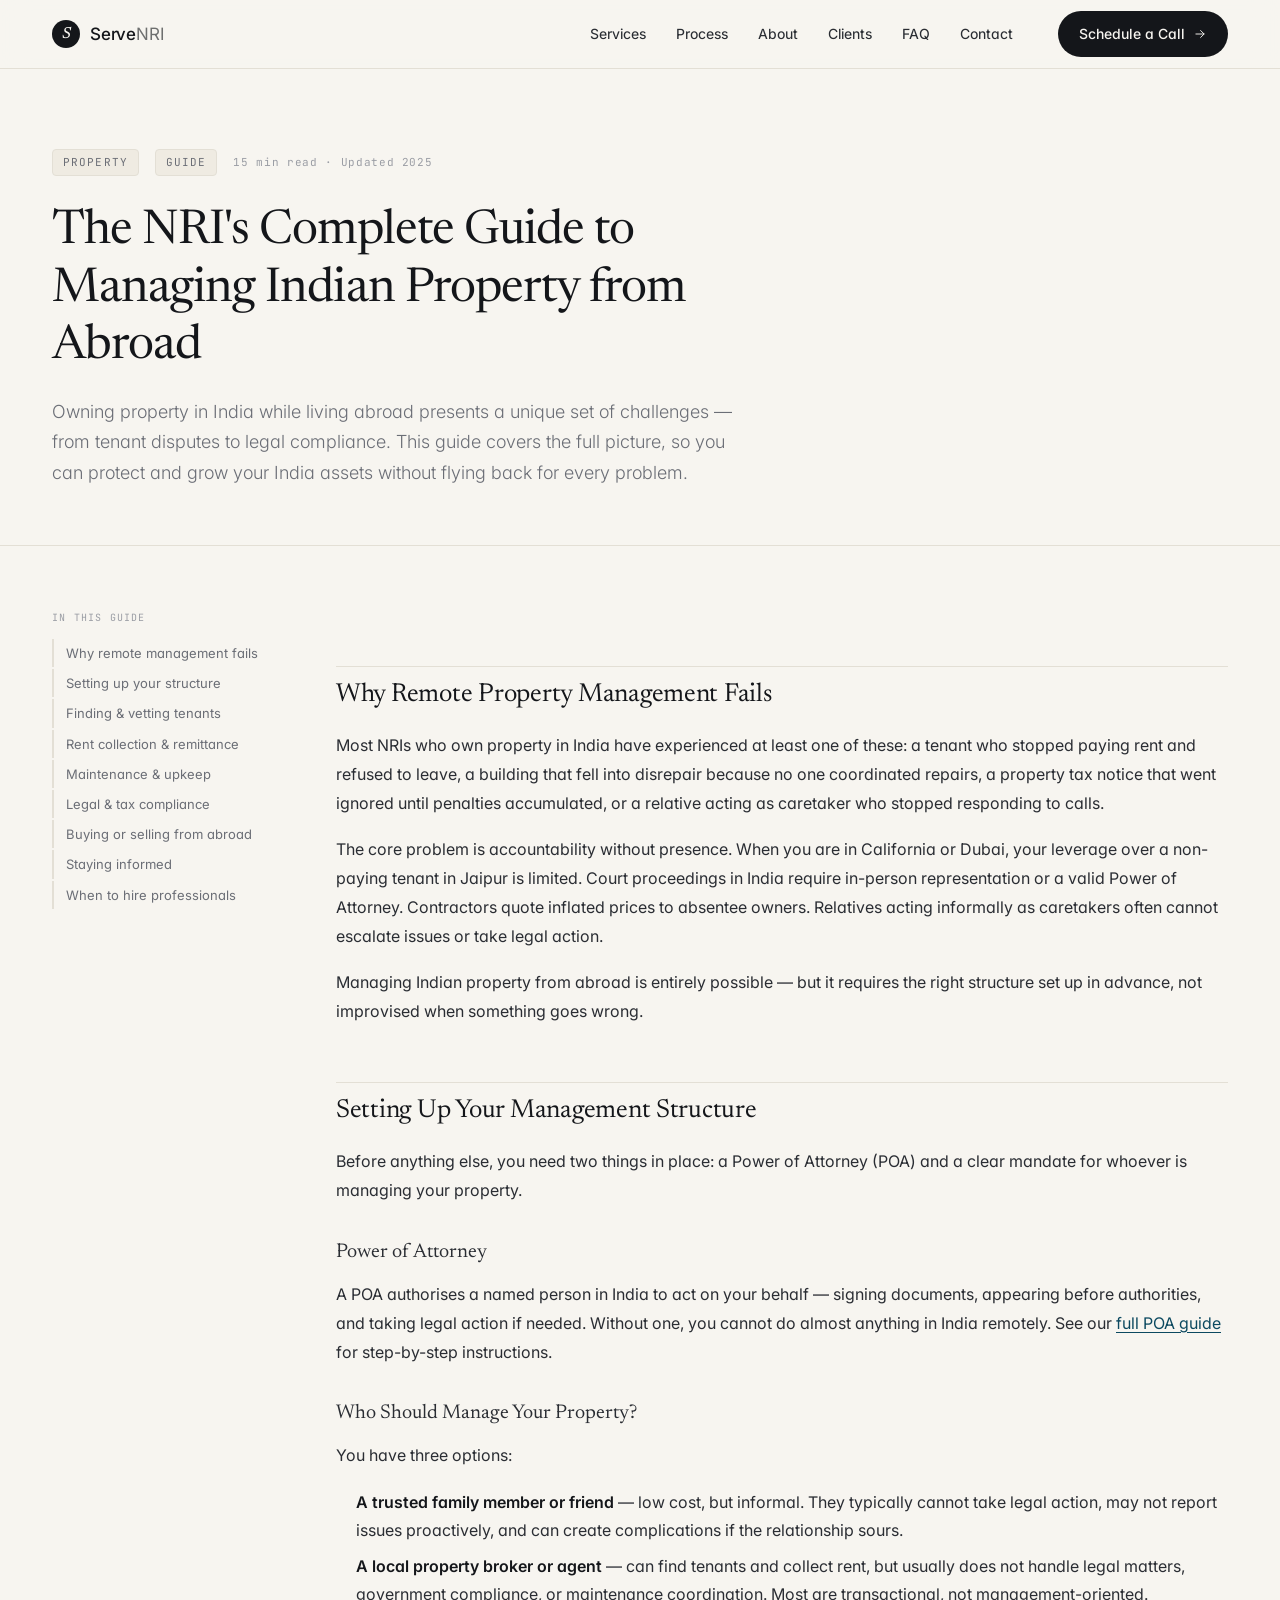
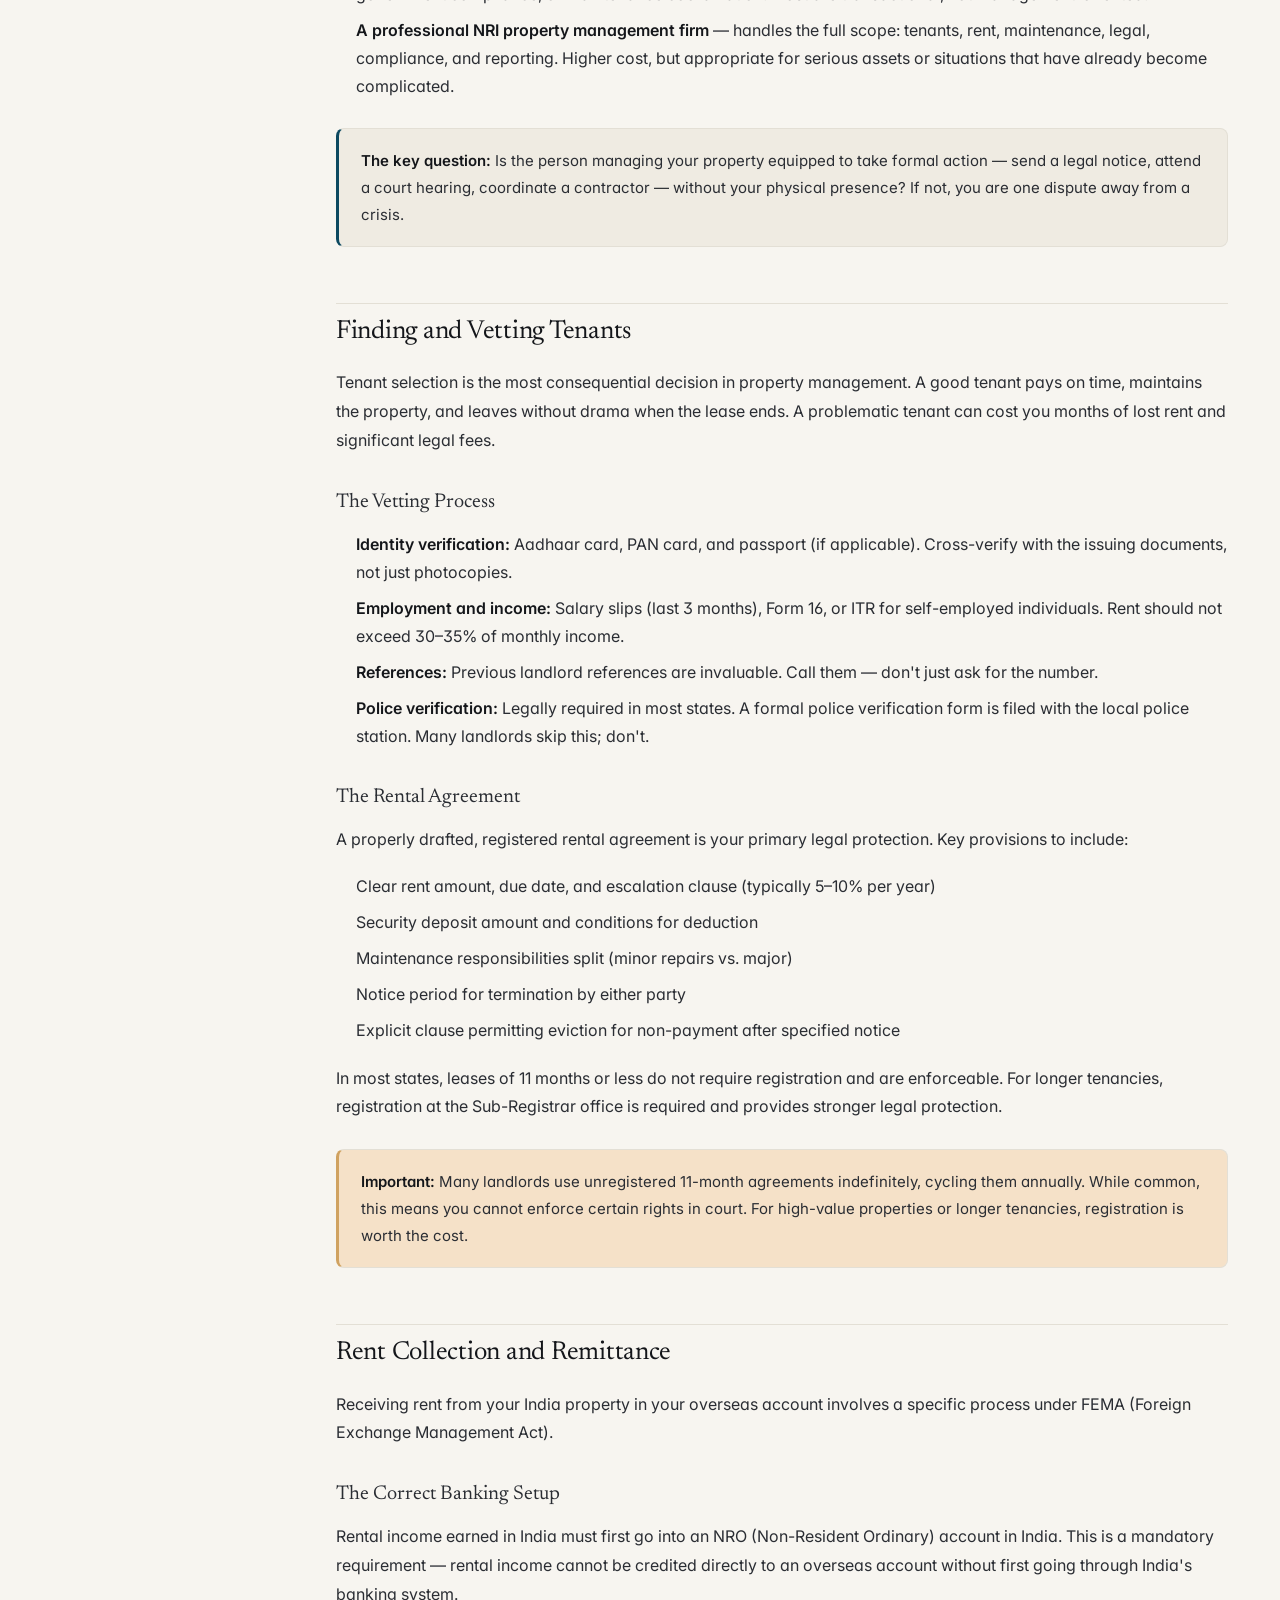
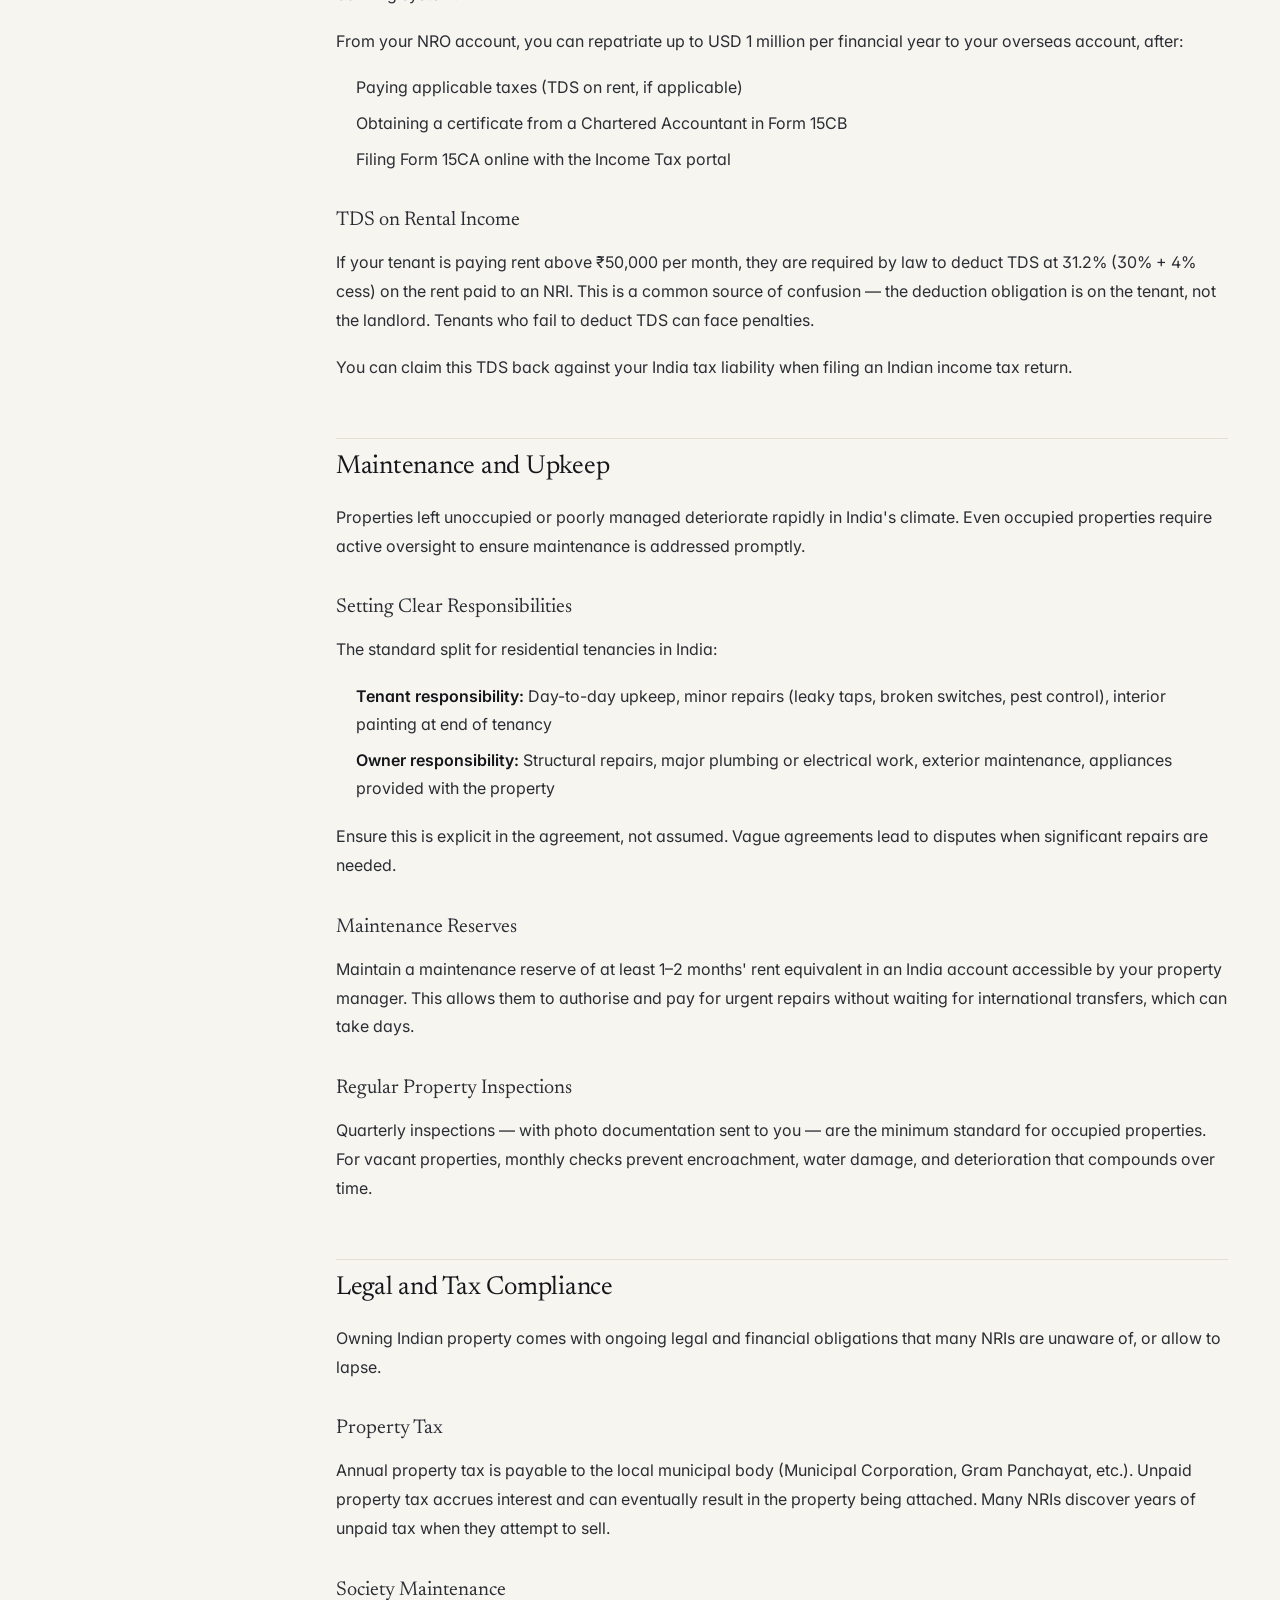
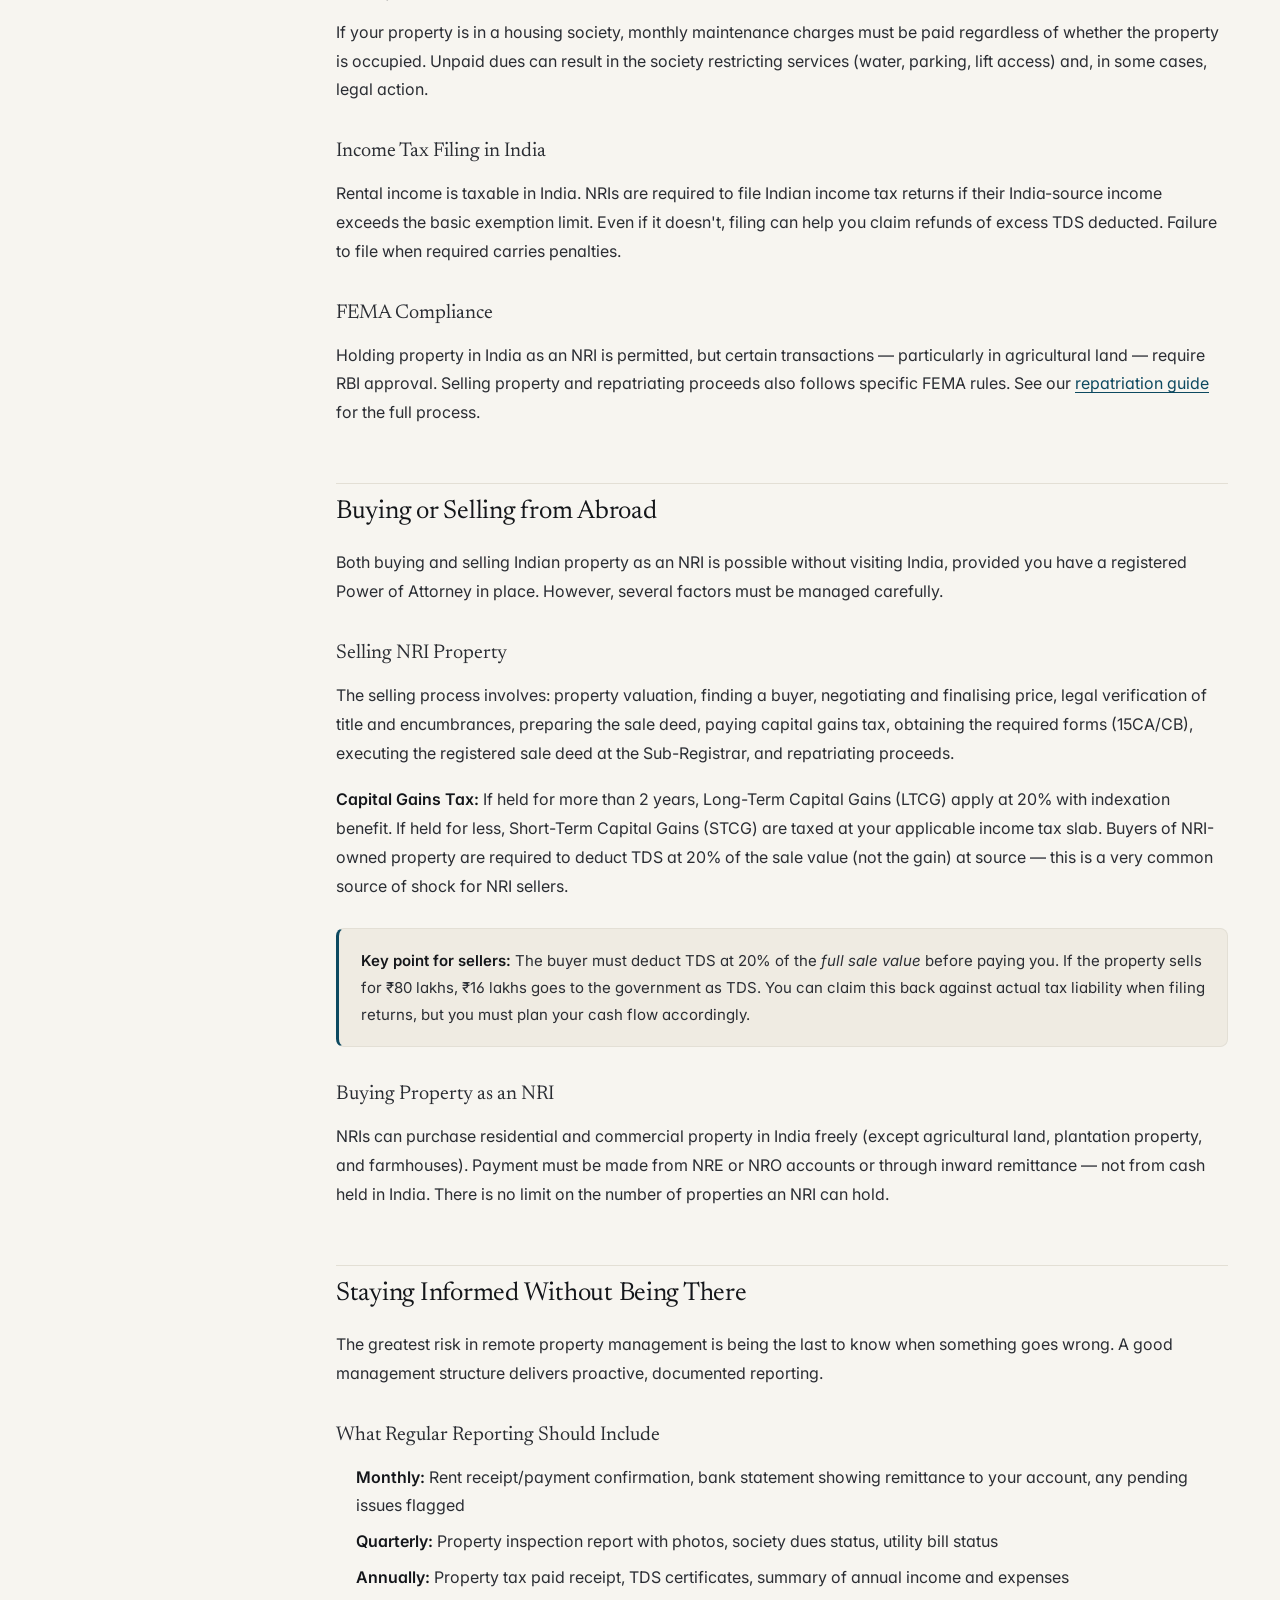
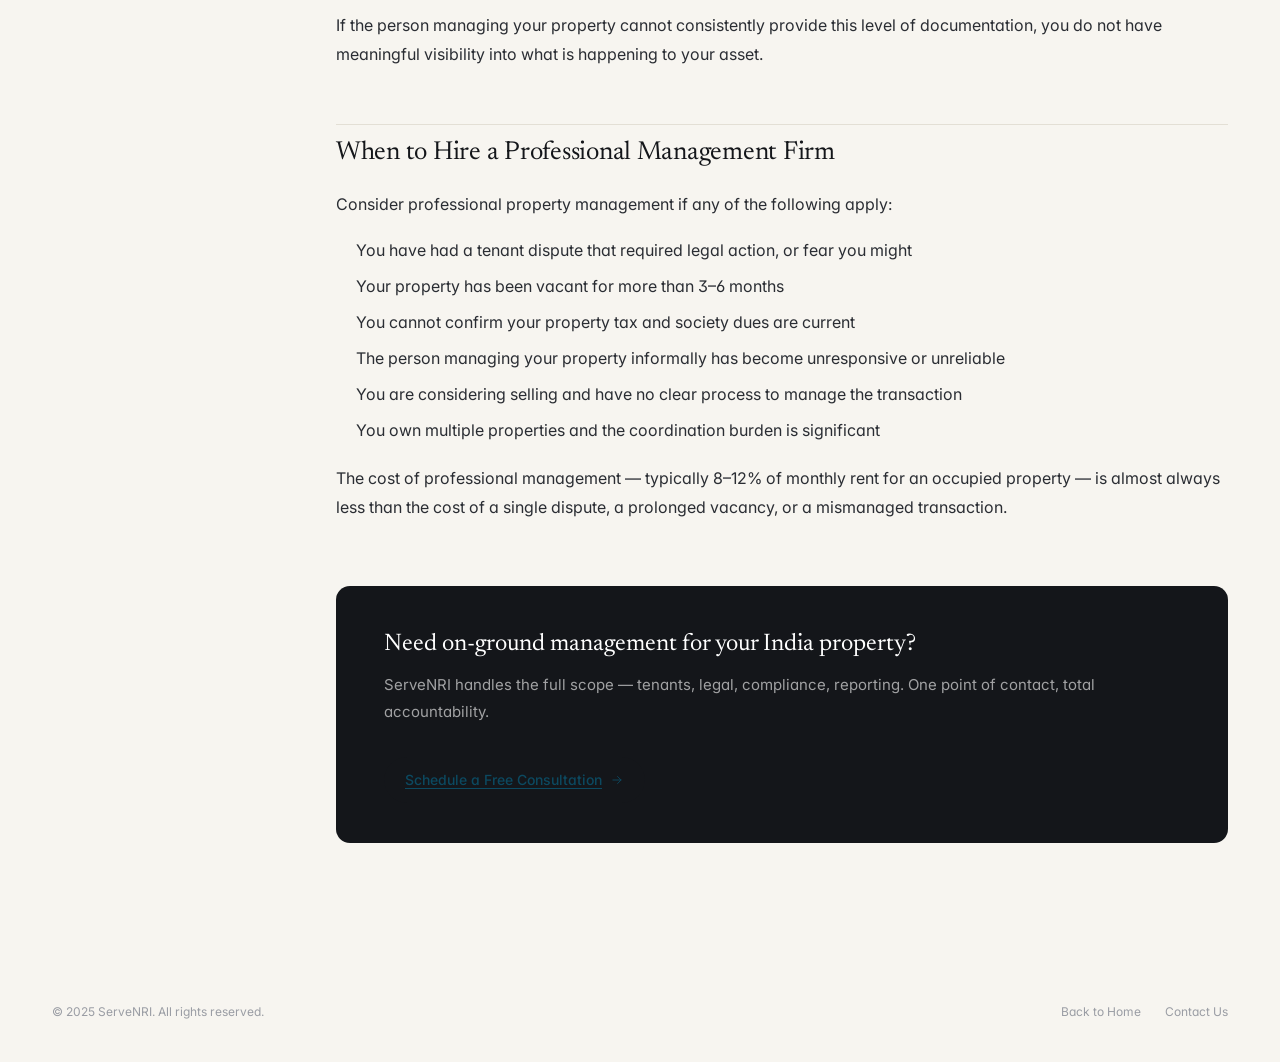
<file: blog/nri-property-management-guide.html>
<!DOCTYPE html>
<html lang="en">
<head>
  <meta charset="UTF-8" />
  <meta name="viewport" content="width=device-width, initial-scale=1.0" />
  <meta name="description" content="A complete guide for NRIs on managing Indian property from abroad — tenant screening, rent remittance, legal compliance, buy/sell transactions, and more." />
  <title>The NRI's Complete Guide to Managing Indian Property from Abroad — ServeNRI</title>
  <link rel="preconnect" href="https://fonts.googleapis.com" />
  <link rel="preconnect" href="https://fonts.gstatic.com" crossorigin />
  <link href="https://fonts.googleapis.com/css2?family=Newsreader:ital,opsz,wght@0,6..72,300;0,6..72,400;0,6..72,500;1,6..72,400&family=Inter:wght@300;400;500;600;700&family=JetBrains+Mono:wght@400;500&display=swap" rel="stylesheet" />
  <link rel="stylesheet" href="../styles.css" />
  <style>
    .article-hero { padding: 80px 0 56px; border-bottom: 1px solid var(--line); }
    .article-meta { display: flex; align-items: center; gap: 16px; flex-wrap: wrap; margin-bottom: 28px; }
    .article-tag { font-family: 'JetBrains Mono', monospace; font-size: 11px; letter-spacing: 0.1em; text-transform: uppercase; color: var(--muted); background: var(--bg-2); border: 1px solid var(--line); border-radius: 4px; padding: 4px 10px; }
    .article-read-time { font-family: 'JetBrains Mono', monospace; font-size: 11px; color: var(--muted-2); letter-spacing: 0.06em; }
    .article-title { font-family: 'Newsreader', serif; font-size: clamp(28px, 5vw, 48px); font-weight: 400; letter-spacing: -0.02em; line-height: 1.2; color: var(--ink); margin-bottom: 20px; max-width: 760px; }
    .article-lead { font-size: 18px; line-height: 1.7; color: var(--muted); max-width: 680px; font-weight: 300; }
    .article-body { padding: 64px 0 80px; }
    .article-layout { display: grid; grid-template-columns: 220px 1fr; gap: 64px; align-items: start; }
    .article-toc { position: sticky; top: 88px; }
    .toc-label { font-family: 'JetBrains Mono', monospace; font-size: 10px; letter-spacing: 0.12em; text-transform: uppercase; color: var(--muted-2); margin-bottom: 14px; }
    .toc-list { list-style: none; padding: 0; margin: 0; display: flex; flex-direction: column; gap: 2px; }
    .toc-list a { font-size: 13px; color: var(--muted); text-decoration: none; display: block; padding: 5px 0 5px 12px; border-left: 2px solid var(--line); line-height: 1.4; transition: color 0.15s, border-color 0.15s; }
    .toc-list a:hover { color: var(--ink); border-color: var(--accent); }
    .prose h2 { font-family: 'Newsreader', serif; font-size: 26px; font-weight: 400; letter-spacing: -0.01em; color: var(--ink); margin: 56px 0 16px; padding-top: 8px; border-top: 1px solid var(--line); }
    .prose h3 { font-family: 'Newsreader', serif; font-size: 20px; font-weight: 400; color: var(--ink-2); margin: 32px 0 12px; }
    .prose p { font-size: 16px; line-height: 1.8; color: var(--ink-2); margin-bottom: 18px; }
    .prose ul, .prose ol { padding-left: 20px; margin-bottom: 20px; }
    .prose li { font-size: 16px; line-height: 1.75; color: var(--ink-2); margin-bottom: 8px; }
    .prose strong { color: var(--ink); font-weight: 600; }
    .prose a { color: var(--accent); text-decoration: underline; text-underline-offset: 3px; }
    .callout { background: var(--bg-2); border: 1px solid var(--line); border-left: 3px solid var(--accent); border-radius: var(--radius-sm); padding: 18px 22px; margin: 28px 0; }
    .callout p { margin: 0; font-size: 15px; color: var(--ink-2); }
    .callout-warn { border-left-color: var(--gold); background: var(--gold-soft); }
    .step-box { background: var(--paper); border: 1px solid var(--line); border-radius: var(--radius); padding: 24px; margin-bottom: 16px; }
    .step-box .step-n { font-family: 'JetBrains Mono', monospace; font-size: 10px; letter-spacing: 0.1em; text-transform: uppercase; color: var(--muted-2); margin-bottom: 8px; }
    .step-box h3 { margin: 0 0 10px; font-size: 17px; }
    .step-box p { margin: 0; font-size: 15px; }
    .article-cta { background: var(--ink-bg); border-radius: var(--radius); padding: 40px 48px; margin-top: 64px; display: flex; align-items: center; justify-content: space-between; gap: 32px; flex-wrap: wrap; }
    .article-cta h3 { font-family: 'Newsreader', serif; font-weight: 400; font-size: 24px; color: #fff; margin: 0 0 8px; }
    .article-cta p { color: rgba(255,255,255,0.6); font-size: 15px; margin: 0; }
    @media (max-width: 768px) {
      .article-layout { grid-template-columns: 1fr; }
      .article-toc { display: none; }
      .article-cta { padding: 28px 24px; }
    }
  </style>
</head>
<body>

<nav class="nav" id="siteNav">
  <div class="shell nav-inner">
    <a href="../index.html#home" class="brand">
      <div class="brand-mark">S</div>
      <span class="brand-name">Serve<em>NRI</em></span>
    </a>
    <div class="nav-links" id="navLinks">
      <a href="../index.html#services">Services</a>
      <a href="../index.html#process">Process</a>
      <a href="../index.html#about">About</a>
      <a href="../index.html#testimonials">Clients</a>
      <a href="../index.html#faq">FAQ</a>
      <a href="../index.html#contact">Contact</a>
    </div>
    <div class="nav-cta" id="navCta">
      <a href="../index.html#contact" class="btn btn-primary">Schedule a Call
        <svg width="14" height="14" viewBox="0 0 24 24" fill="none" stroke="currentColor" stroke-width="1.6" stroke-linecap="round" stroke-linejoin="round" aria-hidden="true"><path d="M5 12h14M13 6l6 6-6 6"/></svg>
      </a>
    </div>
    <button class="nav-toggle" id="navToggle" aria-label="Open menu" aria-expanded="false">
      <span></span><span></span><span></span>
    </button>
  </div>
</nav>

<div class="article-hero">
  <div class="shell">
    <div class="article-meta">
      <span class="article-tag">Property</span>
      <span class="article-tag">Guide</span>
      <span class="article-read-time">15 min read · Updated 2025</span>
    </div>
    <h1 class="article-title">The NRI's Complete Guide to Managing Indian Property from Abroad</h1>
    <p class="article-lead">Owning property in India while living abroad presents a unique set of challenges — from tenant disputes to legal compliance. This guide covers the full picture, so you can protect and grow your India assets without flying back for every problem.</p>
  </div>
</div>

<div class="article-body">
  <div class="shell">
    <div class="article-layout">

      <!-- Table of Contents -->
      <aside class="article-toc" aria-label="Table of contents">
        <div class="toc-label">In this guide</div>
        <ul class="toc-list">
          <li><a href="#challenge">Why remote management fails</a></li>
          <li><a href="#structure">Setting up your structure</a></li>
          <li><a href="#tenants">Finding &amp; vetting tenants</a></li>
          <li><a href="#rent">Rent collection &amp; remittance</a></li>
          <li><a href="#maintenance">Maintenance &amp; upkeep</a></li>
          <li><a href="#compliance">Legal &amp; tax compliance</a></li>
          <li><a href="#buysell">Buying or selling from abroad</a></li>
          <li><a href="#reporting">Staying informed</a></li>
          <li><a href="#professional">When to hire professionals</a></li>
        </ul>
      </aside>

      <!-- Article Content -->
      <article class="prose">

        <h2 id="challenge">Why Remote Property Management Fails</h2>
        <p>Most NRIs who own property in India have experienced at least one of these: a tenant who stopped paying rent and refused to leave, a building that fell into disrepair because no one coordinated repairs, a property tax notice that went ignored until penalties accumulated, or a relative acting as caretaker who stopped responding to calls.</p>
        <p>The core problem is accountability without presence. When you are in California or Dubai, your leverage over a non-paying tenant in Jaipur is limited. Court proceedings in India require in-person representation or a valid Power of Attorney. Contractors quote inflated prices to absentee owners. Relatives acting informally as caretakers often cannot escalate issues or take legal action.</p>
        <p>Managing Indian property from abroad is entirely possible — but it requires the right structure set up in advance, not improvised when something goes wrong.</p>

        <h2 id="structure">Setting Up Your Management Structure</h2>
        <p>Before anything else, you need two things in place: a Power of Attorney (POA) and a clear mandate for whoever is managing your property.</p>

        <h3>Power of Attorney</h3>
        <p>A POA authorises a named person in India to act on your behalf — signing documents, appearing before authorities, and taking legal action if needed. Without one, you cannot do almost anything in India remotely. See our <a href="power-of-attorney-for-nris.html">full POA guide</a> for step-by-step instructions.</p>

        <h3>Who Should Manage Your Property?</h3>
        <p>You have three options:</p>
        <ul>
          <li><strong>A trusted family member or friend</strong> — low cost, but informal. They typically cannot take legal action, may not report issues proactively, and can create complications if the relationship sours.</li>
          <li><strong>A local property broker or agent</strong> — can find tenants and collect rent, but usually does not handle legal matters, government compliance, or maintenance coordination. Most are transactional, not management-oriented.</li>
          <li><strong>A professional NRI property management firm</strong> — handles the full scope: tenants, rent, maintenance, legal, compliance, and reporting. Higher cost, but appropriate for serious assets or situations that have already become complicated.</li>
        </ul>

        <div class="callout">
          <p><strong>The key question:</strong> Is the person managing your property equipped to take formal action — send a legal notice, attend a court hearing, coordinate a contractor — without your physical presence? If not, you are one dispute away from a crisis.</p>
        </div>

        <h2 id="tenants">Finding and Vetting Tenants</h2>
        <p>Tenant selection is the most consequential decision in property management. A good tenant pays on time, maintains the property, and leaves without drama when the lease ends. A problematic tenant can cost you months of lost rent and significant legal fees.</p>

        <h3>The Vetting Process</h3>
        <ul>
          <li><strong>Identity verification:</strong> Aadhaar card, PAN card, and passport (if applicable). Cross-verify with the issuing documents, not just photocopies.</li>
          <li><strong>Employment and income:</strong> Salary slips (last 3 months), Form 16, or ITR for self-employed individuals. Rent should not exceed 30–35% of monthly income.</li>
          <li><strong>References:</strong> Previous landlord references are invaluable. Call them — don't just ask for the number.</li>
          <li><strong>Police verification:</strong> Legally required in most states. A formal police verification form is filed with the local police station. Many landlords skip this; don't.</li>
        </ul>

        <h3>The Rental Agreement</h3>
        <p>A properly drafted, registered rental agreement is your primary legal protection. Key provisions to include:</p>
        <ul>
          <li>Clear rent amount, due date, and escalation clause (typically 5–10% per year)</li>
          <li>Security deposit amount and conditions for deduction</li>
          <li>Maintenance responsibilities split (minor repairs vs. major)</li>
          <li>Notice period for termination by either party</li>
          <li>Explicit clause permitting eviction for non-payment after specified notice</li>
        </ul>
        <p>In most states, leases of 11 months or less do not require registration and are enforceable. For longer tenancies, registration at the Sub-Registrar office is required and provides stronger legal protection.</p>

        <div class="callout callout-warn">
          <p><strong>Important:</strong> Many landlords use unregistered 11-month agreements indefinitely, cycling them annually. While common, this means you cannot enforce certain rights in court. For high-value properties or longer tenancies, registration is worth the cost.</p>
        </div>

        <h2 id="rent">Rent Collection and Remittance</h2>
        <p>Receiving rent from your India property in your overseas account involves a specific process under FEMA (Foreign Exchange Management Act).</p>

        <h3>The Correct Banking Setup</h3>
        <p>Rental income earned in India must first go into an NRO (Non-Resident Ordinary) account in India. This is a mandatory requirement — rental income cannot be credited directly to an overseas account without first going through India's banking system.</p>
        <p>From your NRO account, you can repatriate up to USD 1 million per financial year to your overseas account, after:</p>
        <ul>
          <li>Paying applicable taxes (TDS on rent, if applicable)</li>
          <li>Obtaining a certificate from a Chartered Accountant in Form 15CB</li>
          <li>Filing Form 15CA online with the Income Tax portal</li>
        </ul>

        <h3>TDS on Rental Income</h3>
        <p>If your tenant is paying rent above ₹50,000 per month, they are required by law to deduct TDS at 31.2% (30% + 4% cess) on the rent paid to an NRI. This is a common source of confusion — the deduction obligation is on the tenant, not the landlord. Tenants who fail to deduct TDS can face penalties.</p>
        <p>You can claim this TDS back against your India tax liability when filing an Indian income tax return.</p>

        <h2 id="maintenance">Maintenance and Upkeep</h2>
        <p>Properties left unoccupied or poorly managed deteriorate rapidly in India's climate. Even occupied properties require active oversight to ensure maintenance is addressed promptly.</p>

        <h3>Setting Clear Responsibilities</h3>
        <p>The standard split for residential tenancies in India:</p>
        <ul>
          <li><strong>Tenant responsibility:</strong> Day-to-day upkeep, minor repairs (leaky taps, broken switches, pest control), interior painting at end of tenancy</li>
          <li><strong>Owner responsibility:</strong> Structural repairs, major plumbing or electrical work, exterior maintenance, appliances provided with the property</li>
        </ul>
        <p>Ensure this is explicit in the agreement, not assumed. Vague agreements lead to disputes when significant repairs are needed.</p>

        <h3>Maintenance Reserves</h3>
        <p>Maintain a maintenance reserve of at least 1–2 months' rent equivalent in an India account accessible by your property manager. This allows them to authorise and pay for urgent repairs without waiting for international transfers, which can take days.</p>

        <h3>Regular Property Inspections</h3>
        <p>Quarterly inspections — with photo documentation sent to you — are the minimum standard for occupied properties. For vacant properties, monthly checks prevent encroachment, water damage, and deterioration that compounds over time.</p>

        <h2 id="compliance">Legal and Tax Compliance</h2>
        <p>Owning Indian property comes with ongoing legal and financial obligations that many NRIs are unaware of, or allow to lapse.</p>

        <h3>Property Tax</h3>
        <p>Annual property tax is payable to the local municipal body (Municipal Corporation, Gram Panchayat, etc.). Unpaid property tax accrues interest and can eventually result in the property being attached. Many NRIs discover years of unpaid tax when they attempt to sell.</p>

        <h3>Society Maintenance</h3>
        <p>If your property is in a housing society, monthly maintenance charges must be paid regardless of whether the property is occupied. Unpaid dues can result in the society restricting services (water, parking, lift access) and, in some cases, legal action.</p>

        <h3>Income Tax Filing in India</h3>
        <p>Rental income is taxable in India. NRIs are required to file Indian income tax returns if their India-source income exceeds the basic exemption limit. Even if it doesn't, filing can help you claim refunds of excess TDS deducted. Failure to file when required carries penalties.</p>

        <h3>FEMA Compliance</h3>
        <p>Holding property in India as an NRI is permitted, but certain transactions — particularly in agricultural land — require RBI approval. Selling property and repatriating proceeds also follows specific FEMA rules. See our <a href="repatriate-rental-income-india.html">repatriation guide</a> for the full process.</p>

        <h2 id="buysell">Buying or Selling from Abroad</h2>
        <p>Both buying and selling Indian property as an NRI is possible without visiting India, provided you have a registered Power of Attorney in place. However, several factors must be managed carefully.</p>

        <h3>Selling NRI Property</h3>
        <p>The selling process involves: property valuation, finding a buyer, negotiating and finalising price, legal verification of title and encumbrances, preparing the sale deed, paying capital gains tax, obtaining the required forms (15CA/CB), executing the registered sale deed at the Sub-Registrar, and repatriating proceeds.</p>
        <p><strong>Capital Gains Tax:</strong> If held for more than 2 years, Long-Term Capital Gains (LTCG) apply at 20% with indexation benefit. If held for less, Short-Term Capital Gains (STCG) are taxed at your applicable income tax slab. Buyers of NRI-owned property are required to deduct TDS at 20% of the sale value (not the gain) at source — this is a very common source of shock for NRI sellers.</p>

        <div class="callout">
          <p><strong>Key point for sellers:</strong> The buyer must deduct TDS at 20% of the <em>full sale value</em> before paying you. If the property sells for ₹80 lakhs, ₹16 lakhs goes to the government as TDS. You can claim this back against actual tax liability when filing returns, but you must plan your cash flow accordingly.</p>
        </div>

        <h3>Buying Property as an NRI</h3>
        <p>NRIs can purchase residential and commercial property in India freely (except agricultural land, plantation property, and farmhouses). Payment must be made from NRE or NRO accounts or through inward remittance — not from cash held in India. There is no limit on the number of properties an NRI can hold.</p>

        <h2 id="reporting">Staying Informed Without Being There</h2>
        <p>The greatest risk in remote property management is being the last to know when something goes wrong. A good management structure delivers proactive, documented reporting.</p>

        <h3>What Regular Reporting Should Include</h3>
        <ul>
          <li><strong>Monthly:</strong> Rent receipt/payment confirmation, bank statement showing remittance to your account, any pending issues flagged</li>
          <li><strong>Quarterly:</strong> Property inspection report with photos, society dues status, utility bill status</li>
          <li><strong>Annually:</strong> Property tax paid receipt, TDS certificates, summary of annual income and expenses</li>
        </ul>
        <p>If the person managing your property cannot consistently provide this level of documentation, you do not have meaningful visibility into what is happening to your asset.</p>

        <h2 id="professional">When to Hire a Professional Management Firm</h2>
        <p>Consider professional property management if any of the following apply:</p>
        <ul>
          <li>You have had a tenant dispute that required legal action, or fear you might</li>
          <li>Your property has been vacant for more than 3–6 months</li>
          <li>You cannot confirm your property tax and society dues are current</li>
          <li>The person managing your property informally has become unresponsive or unreliable</li>
          <li>You are considering selling and have no clear process to manage the transaction</li>
          <li>You own multiple properties and the coordination burden is significant</li>
        </ul>
        <p>The cost of professional management — typically 8–12% of monthly rent for an occupied property — is almost always less than the cost of a single dispute, a prolonged vacancy, or a mismanaged transaction.</p>

        <div class="article-cta">
          <div>
            <h3>Need on-ground management for your India property?</h3>
            <p>ServeNRI handles the full scope — tenants, legal, compliance, reporting. One point of contact, total accountability.</p>
          </div>
          <a href="../index.html#contact" class="btn btn-primary" style="white-space:nowrap">
            Schedule a Free Consultation
            <svg width="14" height="14" viewBox="0 0 24 24" fill="none" stroke="currentColor" stroke-width="1.6" stroke-linecap="round" stroke-linejoin="round"><path d="M5 12h14M13 6l6 6-6 6"/></svg>
          </a>
        </div>

      </article>
    </div>
  </div>
</div>

<footer class="site-footer">
  <div class="shell">
    <div class="footer-bottom" style="border-top:none; padding-top: 0">
      <div>&copy; 2025 ServeNRI. All rights reserved.</div>
      <div class="footer-legal">
        <a href="../index.html">Back to Home</a>
        <a href="../index.html#contact">Contact Us</a>
      </div>
    </div>
  </div>
</footer>

<script>
  const nav = document.getElementById('siteNav');
  window.addEventListener('scroll', () => {
    nav?.classList.toggle('scrolled', window.scrollY > 40);
  }, { passive: true });
  const navToggle = document.getElementById('navToggle');
  const navLinks = document.getElementById('navLinks');
  const navCta = document.getElementById('navCta');
  navToggle?.addEventListener('click', () => {
    const open = navToggle.classList.toggle('open');
    navLinks?.classList.toggle('open', open);
    navCta?.classList.toggle('open', open);
    navToggle.setAttribute('aria-expanded', String(open));
    document.body.style.overflow = open ? 'hidden' : '';
  });
</script>
</body>
</html>
</file>
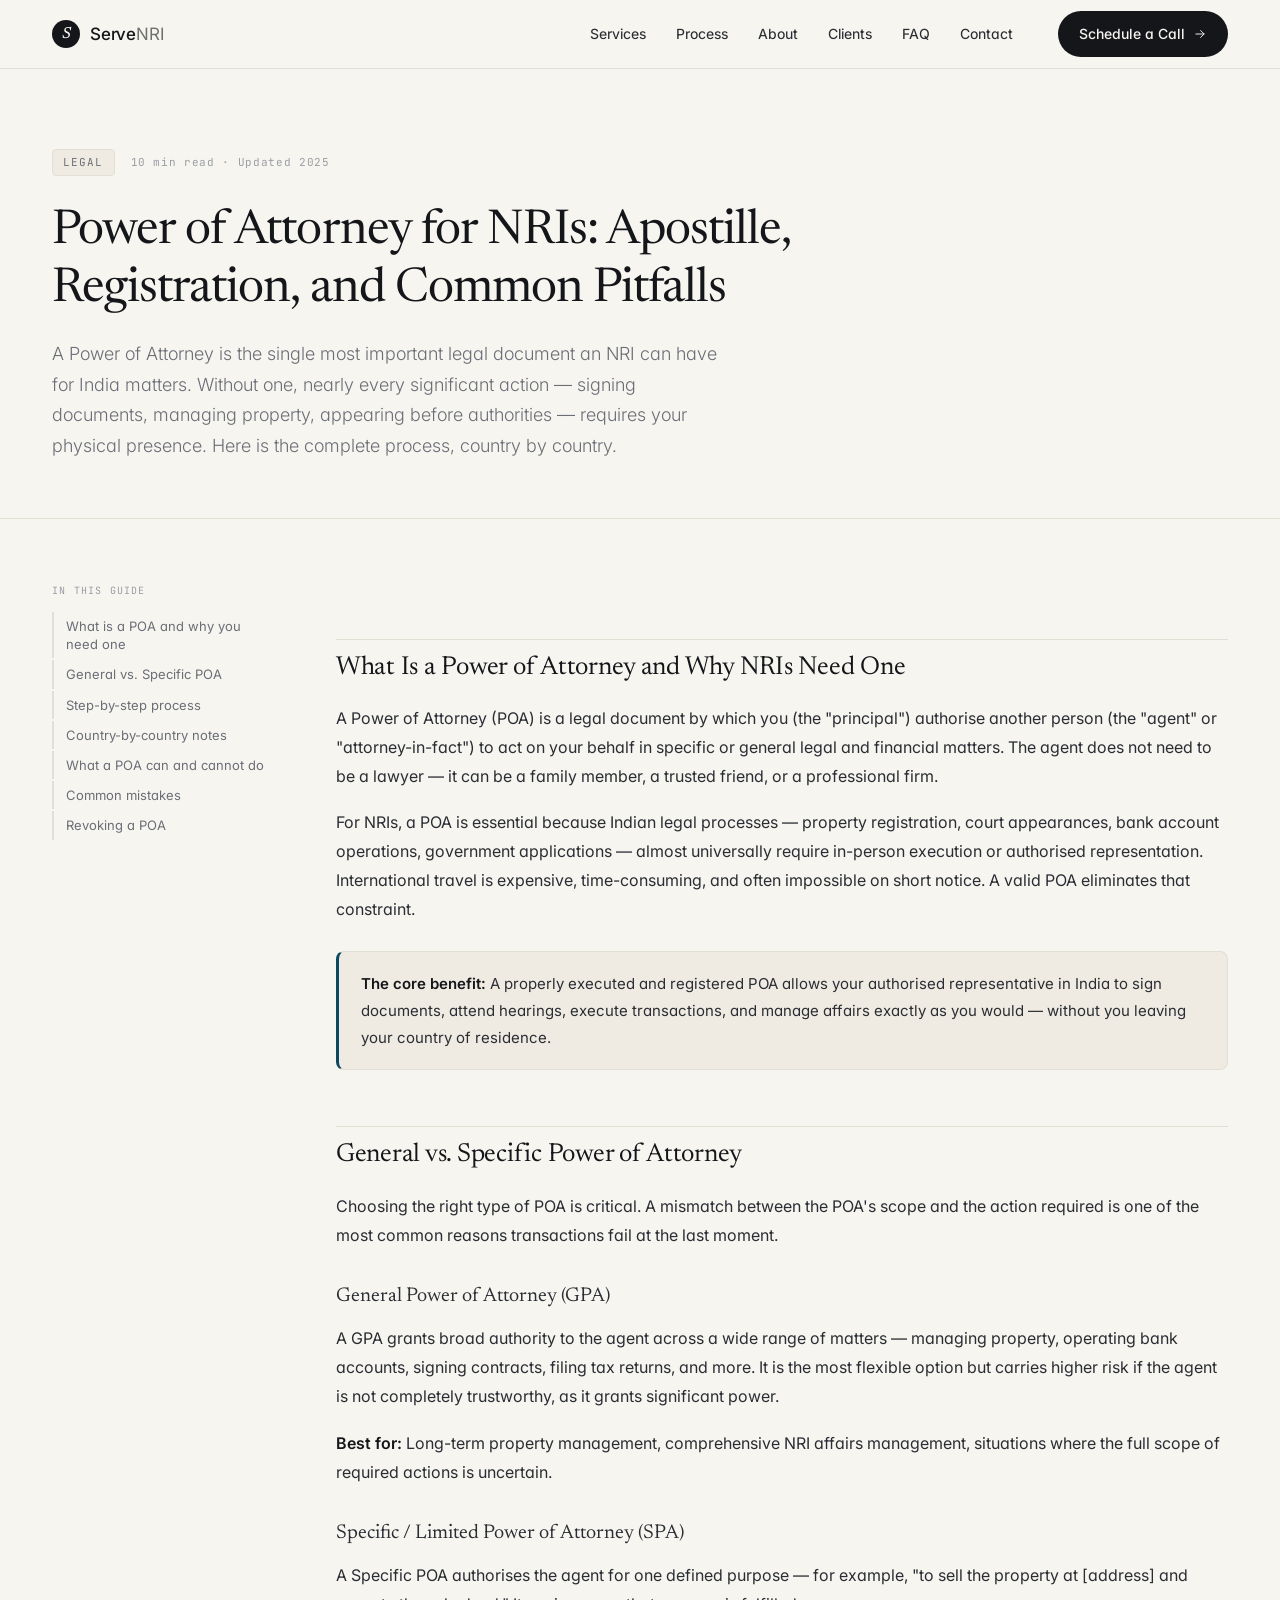
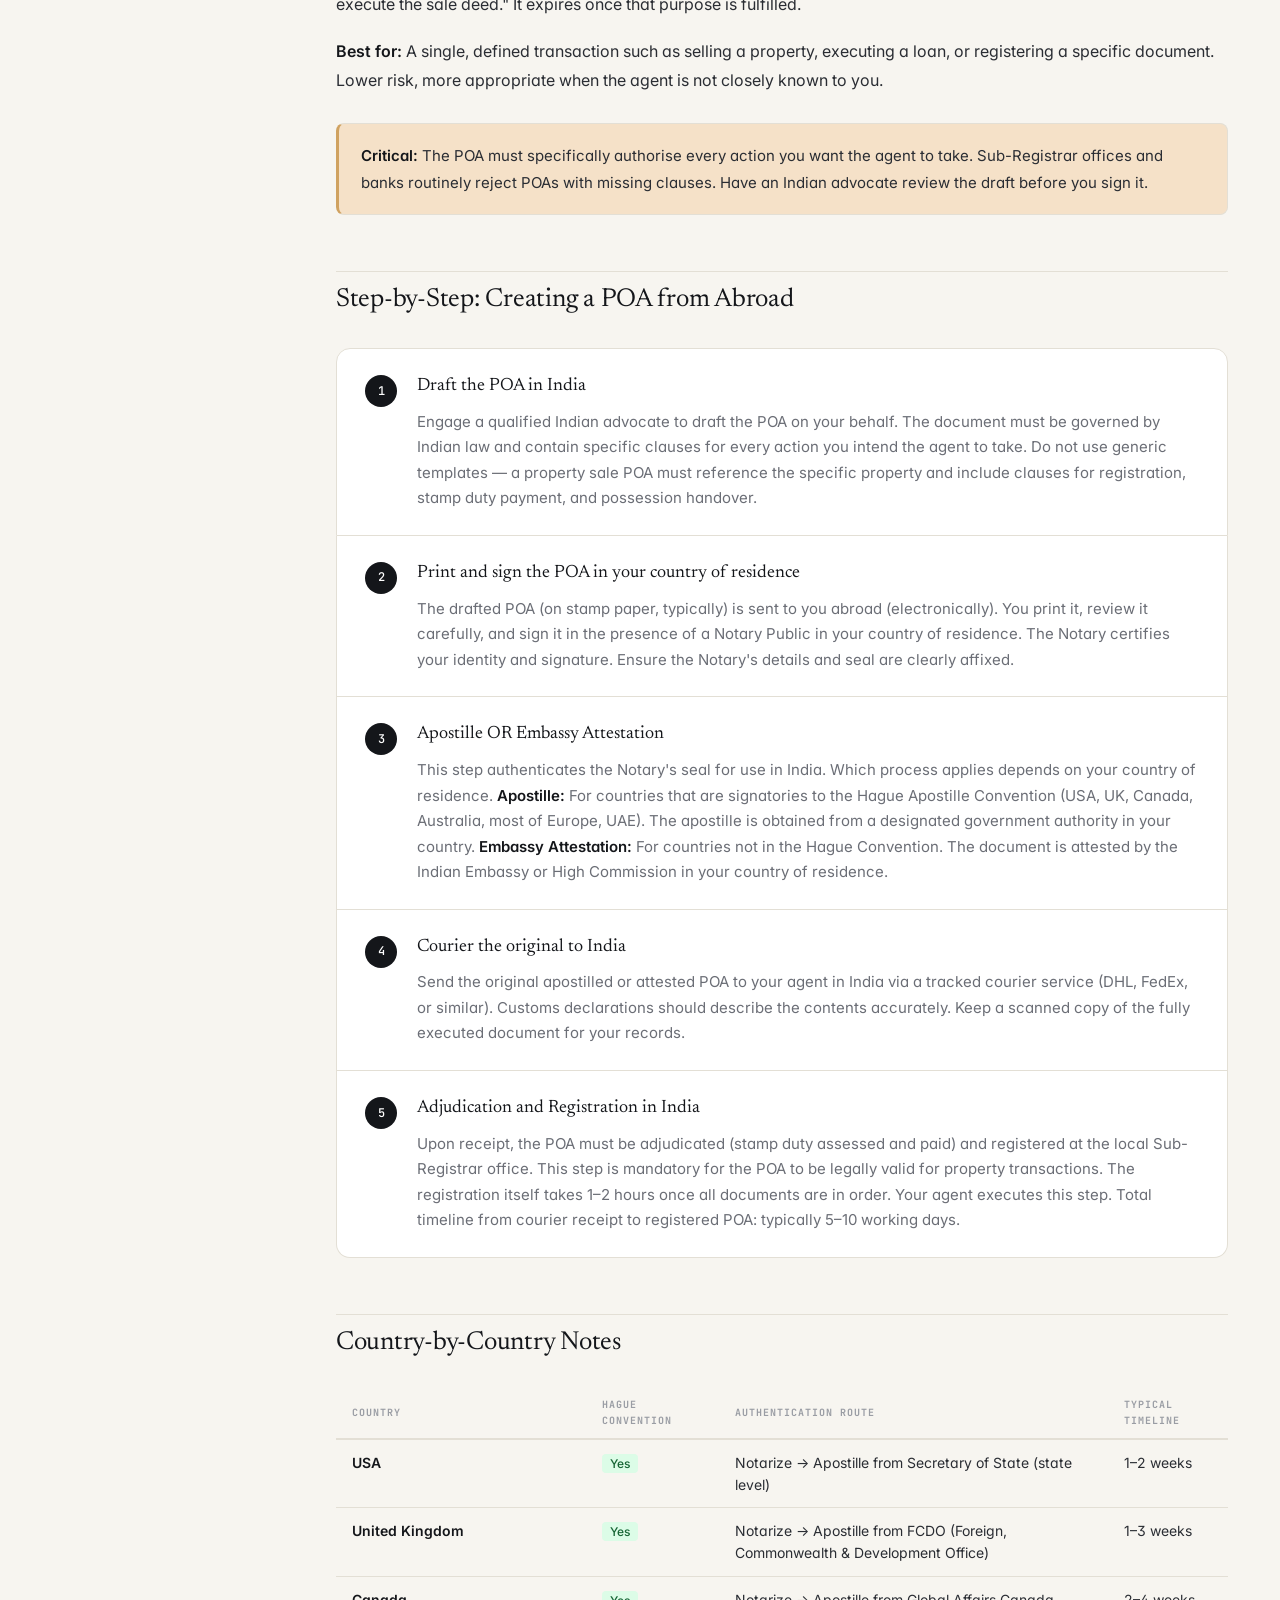
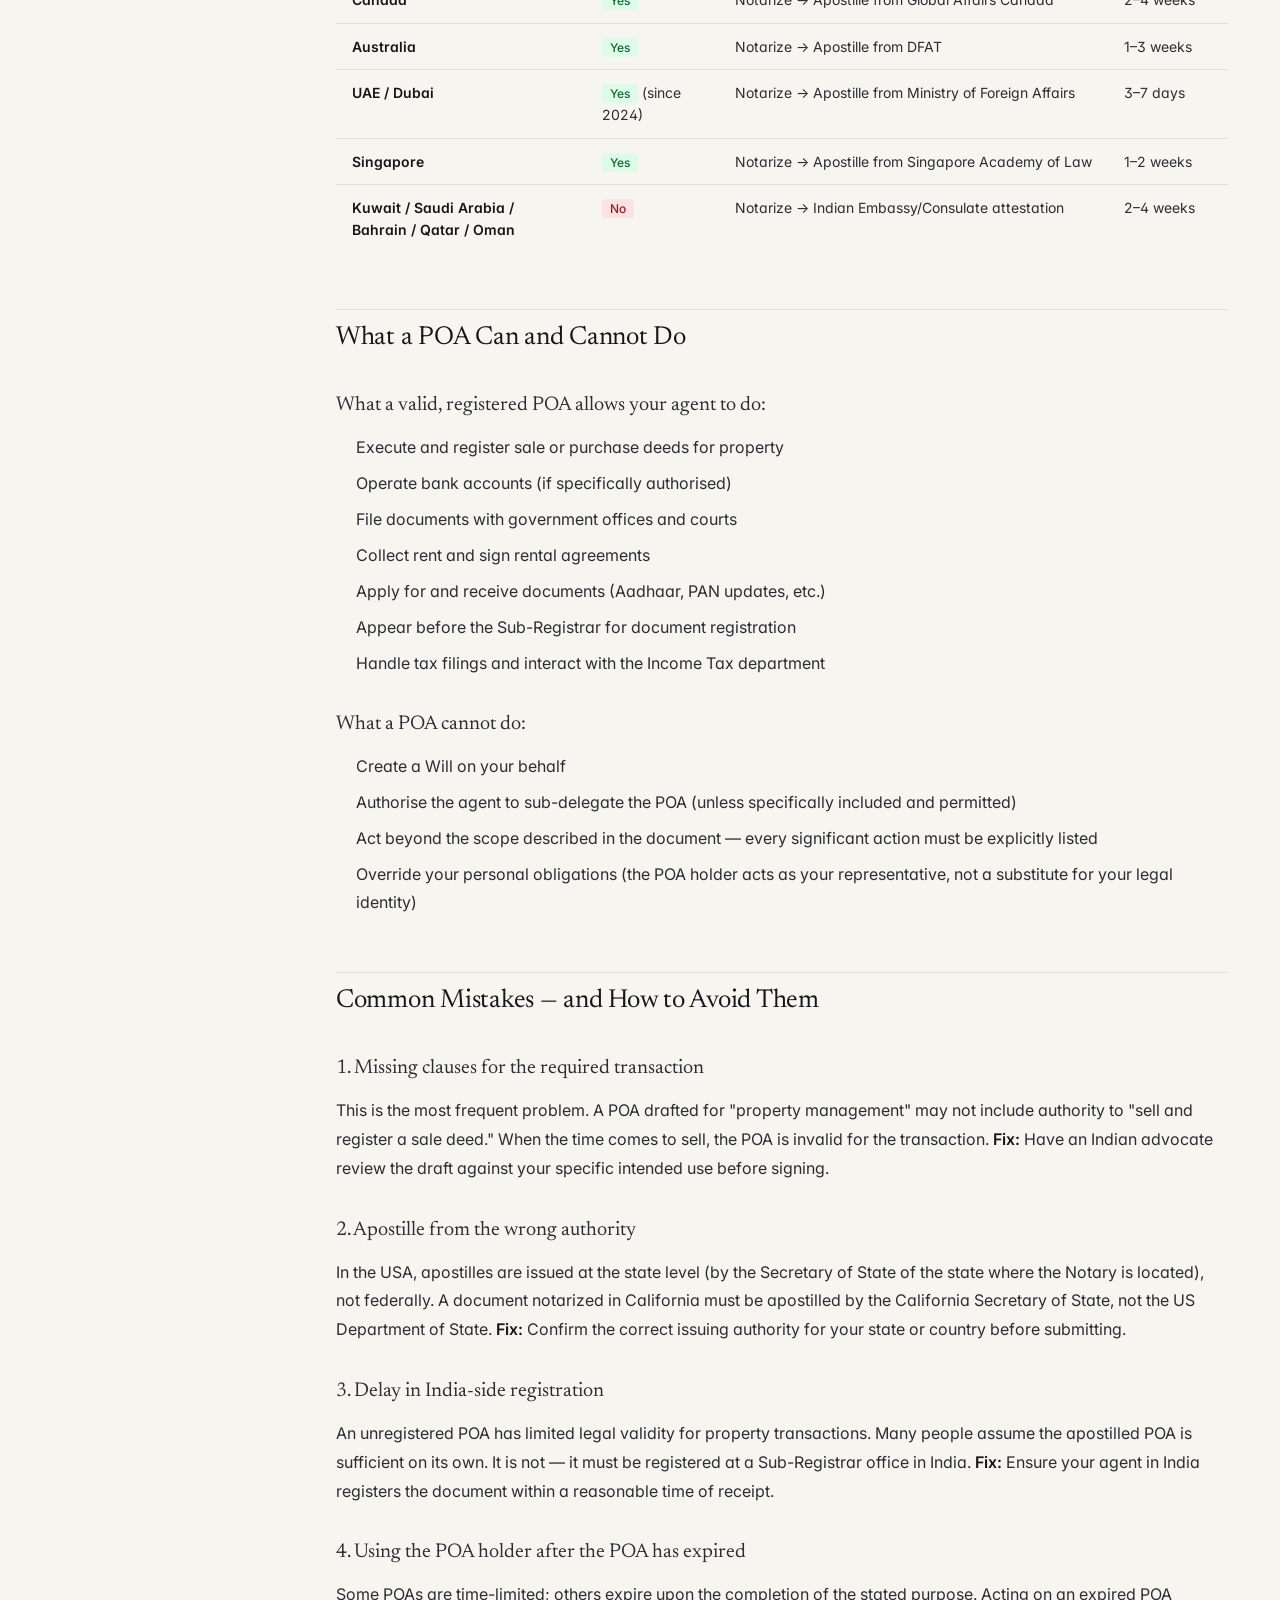
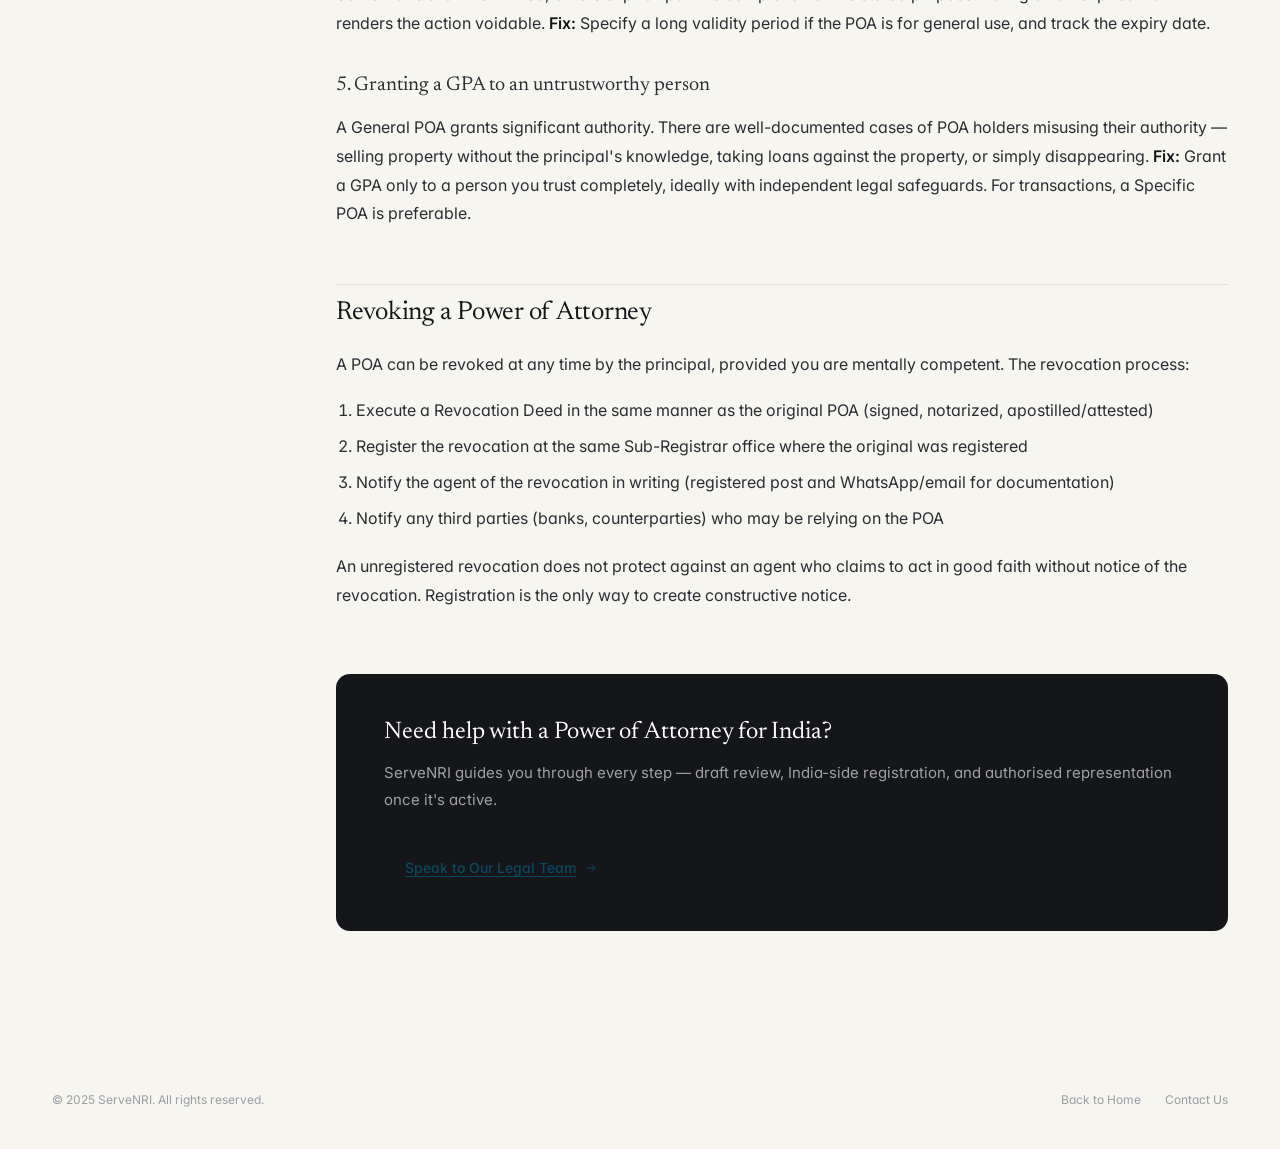
<file: blog/power-of-attorney-for-nris.html>
<!DOCTYPE html>
<html lang="en">
<head>
  <meta charset="UTF-8" />
  <meta name="viewport" content="width=device-width, initial-scale=1.0" />
  <meta name="description" content="Everything NRIs need to know about Power of Attorney for India — types, notarization, apostille, registration, and the most common mistakes to avoid." />
  <title>Power of Attorney for NRIs: Apostille, Registration &amp; Common Pitfalls — ServeNRI</title>
  <link rel="preconnect" href="https://fonts.googleapis.com" />
  <link rel="preconnect" href="https://fonts.gstatic.com" crossorigin />
  <link href="https://fonts.googleapis.com/css2?family=Newsreader:ital,opsz,wght@0,6..72,300;0,6..72,400;0,6..72,500;1,6..72,400&family=Inter:wght@300;400;500;600;700&family=JetBrains+Mono:wght@400;500&display=swap" rel="stylesheet" />
  <link rel="stylesheet" href="../styles.css" />
  <style>
    .article-hero { padding: 80px 0 56px; border-bottom: 1px solid var(--line); }
    .article-meta { display: flex; align-items: center; gap: 16px; flex-wrap: wrap; margin-bottom: 28px; }
    .article-tag { font-family: 'JetBrains Mono', monospace; font-size: 11px; letter-spacing: 0.1em; text-transform: uppercase; color: var(--muted); background: var(--bg-2); border: 1px solid var(--line); border-radius: 4px; padding: 4px 10px; }
    .article-read-time { font-family: 'JetBrains Mono', monospace; font-size: 11px; color: var(--muted-2); letter-spacing: 0.06em; }
    .article-title { font-family: 'Newsreader', serif; font-size: clamp(28px, 5vw, 48px); font-weight: 400; letter-spacing: -0.02em; line-height: 1.2; color: var(--ink); margin-bottom: 20px; max-width: 760px; }
    .article-lead { font-size: 18px; line-height: 1.7; color: var(--muted); max-width: 680px; font-weight: 300; }
    .article-body { padding: 64px 0 80px; }
    .article-layout { display: grid; grid-template-columns: 220px 1fr; gap: 64px; align-items: start; }
    .article-toc { position: sticky; top: 88px; }
    .toc-label { font-family: 'JetBrains Mono', monospace; font-size: 10px; letter-spacing: 0.12em; text-transform: uppercase; color: var(--muted-2); margin-bottom: 14px; }
    .toc-list { list-style: none; padding: 0; margin: 0; display: flex; flex-direction: column; gap: 2px; }
    .toc-list a { font-size: 13px; color: var(--muted); text-decoration: none; display: block; padding: 5px 0 5px 12px; border-left: 2px solid var(--line); line-height: 1.4; transition: color 0.15s, border-color 0.15s; }
    .toc-list a:hover { color: var(--ink); border-color: var(--accent); }
    .prose h2 { font-family: 'Newsreader', serif; font-size: 26px; font-weight: 400; letter-spacing: -0.01em; color: var(--ink); margin: 56px 0 16px; padding-top: 8px; border-top: 1px solid var(--line); }
    .prose h3 { font-family: 'Newsreader', serif; font-size: 20px; font-weight: 400; color: var(--ink-2); margin: 32px 0 12px; }
    .prose p { font-size: 16px; line-height: 1.8; color: var(--ink-2); margin-bottom: 18px; }
    .prose ul, .prose ol { padding-left: 20px; margin-bottom: 20px; }
    .prose li { font-size: 16px; line-height: 1.75; color: var(--ink-2); margin-bottom: 8px; }
    .prose strong { color: var(--ink); font-weight: 600; }
    .prose a { color: var(--accent); text-decoration: underline; text-underline-offset: 3px; }
    .callout { background: var(--bg-2); border: 1px solid var(--line); border-left: 3px solid var(--accent); border-radius: var(--radius-sm); padding: 18px 22px; margin: 28px 0; }
    .callout p { margin: 0; font-size: 15px; color: var(--ink-2); }
    .callout-warn { border-left-color: var(--gold); background: var(--gold-soft); }
    .step-grid { display: flex; flex-direction: column; gap: 0; margin: 28px 0; }
    .step-box { background: var(--paper); border: 1px solid var(--line); border-radius: 0; padding: 24px 28px; display: flex; gap: 20px; }
    .step-box:first-child { border-radius: var(--radius) var(--radius) 0 0; }
    .step-box:last-child { border-radius: 0 0 var(--radius) var(--radius); }
    .step-box + .step-box { border-top: none; }
    .step-num-badge { flex-shrink: 0; width: 32px; height: 32px; background: var(--ink-bg); color: #fff; border-radius: 50%; display: flex; align-items: center; justify-content: center; font-family: 'JetBrains Mono', monospace; font-size: 12px; font-weight: 500; margin-top: 2px; }
    .step-content h3 { font-family: 'Newsreader', serif; font-size: 18px; font-weight: 400; color: var(--ink); margin: 0 0 8px; }
    .step-content p { margin: 0; font-size: 15px; color: var(--muted); line-height: 1.7; }
    .country-table { width: 100%; border-collapse: collapse; margin: 24px 0; font-size: 14px; }
    .country-table th { font-family: 'JetBrains Mono', monospace; font-size: 10px; letter-spacing: 0.1em; text-transform: uppercase; color: var(--muted-2); text-align: left; padding: 10px 16px; border-bottom: 2px solid var(--line); }
    .country-table td { padding: 12px 16px; border-bottom: 1px solid var(--line); color: var(--ink-2); vertical-align: top; }
    .country-table tr:last-child td { border-bottom: none; }
    .country-table tr:hover td { background: var(--bg-2); }
    .badge-yes { color: #166534; background: #dcfce7; padding: 2px 8px; border-radius: 4px; font-size: 12px; font-weight: 500; }
    .badge-no { color: #991b1b; background: #fee2e2; padding: 2px 8px; border-radius: 4px; font-size: 12px; font-weight: 500; }
    .article-cta { background: var(--ink-bg); border-radius: var(--radius); padding: 40px 48px; margin-top: 64px; display: flex; align-items: center; justify-content: space-between; gap: 32px; flex-wrap: wrap; }
    .article-cta h3 { font-family: 'Newsreader', serif; font-weight: 400; font-size: 24px; color: #fff; margin: 0 0 8px; }
    .article-cta p { color: rgba(255,255,255,0.6); font-size: 15px; margin: 0; }
    @media (max-width: 768px) {
      .article-layout { grid-template-columns: 1fr; }
      .article-toc { display: none; }
      .article-cta { padding: 28px 24px; }
    }
  </style>
</head>
<body>

<nav class="nav" id="siteNav">
  <div class="shell nav-inner">
    <a href="../index.html#home" class="brand">
      <div class="brand-mark">S</div>
      <span class="brand-name">Serve<em>NRI</em></span>
    </a>
    <div class="nav-links" id="navLinks">
      <a href="../index.html#services">Services</a>
      <a href="../index.html#process">Process</a>
      <a href="../index.html#about">About</a>
      <a href="../index.html#testimonials">Clients</a>
      <a href="../index.html#faq">FAQ</a>
      <a href="../index.html#contact">Contact</a>
    </div>
    <div class="nav-cta" id="navCta">
      <a href="../index.html#contact" class="btn btn-primary">Schedule a Call
        <svg width="14" height="14" viewBox="0 0 24 24" fill="none" stroke="currentColor" stroke-width="1.6" stroke-linecap="round" stroke-linejoin="round" aria-hidden="true"><path d="M5 12h14M13 6l6 6-6 6"/></svg>
      </a>
    </div>
    <button class="nav-toggle" id="navToggle" aria-label="Open menu" aria-expanded="false">
      <span></span><span></span><span></span>
    </button>
  </div>
</nav>

<div class="article-hero">
  <div class="shell">
    <div class="article-meta">
      <span class="article-tag">Legal</span>
      <span class="article-read-time">10 min read · Updated 2025</span>
    </div>
    <h1 class="article-title">Power of Attorney for NRIs: Apostille, Registration, and Common Pitfalls</h1>
    <p class="article-lead">A Power of Attorney is the single most important legal document an NRI can have for India matters. Without one, nearly every significant action — signing documents, managing property, appearing before authorities — requires your physical presence. Here is the complete process, country by country.</p>
  </div>
</div>

<div class="article-body">
  <div class="shell">
    <div class="article-layout">

      <aside class="article-toc" aria-label="Table of contents">
        <div class="toc-label">In this guide</div>
        <ul class="toc-list">
          <li><a href="#what">What is a POA and why you need one</a></li>
          <li><a href="#types">General vs. Specific POA</a></li>
          <li><a href="#steps">Step-by-step process</a></li>
          <li><a href="#countries">Country-by-country notes</a></li>
          <li><a href="#scope">What a POA can and cannot do</a></li>
          <li><a href="#pitfalls">Common mistakes</a></li>
          <li><a href="#revoke">Revoking a POA</a></li>
        </ul>
      </aside>

      <article class="prose">

        <h2 id="what">What Is a Power of Attorney and Why NRIs Need One</h2>
        <p>A Power of Attorney (POA) is a legal document by which you (the "principal") authorise another person (the "agent" or "attorney-in-fact") to act on your behalf in specific or general legal and financial matters. The agent does not need to be a lawyer — it can be a family member, a trusted friend, or a professional firm.</p>
        <p>For NRIs, a POA is essential because Indian legal processes — property registration, court appearances, bank account operations, government applications — almost universally require in-person execution or authorised representation. International travel is expensive, time-consuming, and often impossible on short notice. A valid POA eliminates that constraint.</p>

        <div class="callout">
          <p><strong>The core benefit:</strong> A properly executed and registered POA allows your authorised representative in India to sign documents, attend hearings, execute transactions, and manage affairs exactly as you would — without you leaving your country of residence.</p>
        </div>

        <h2 id="types">General vs. Specific Power of Attorney</h2>
        <p>Choosing the right type of POA is critical. A mismatch between the POA's scope and the action required is one of the most common reasons transactions fail at the last moment.</p>

        <h3>General Power of Attorney (GPA)</h3>
        <p>A GPA grants broad authority to the agent across a wide range of matters — managing property, operating bank accounts, signing contracts, filing tax returns, and more. It is the most flexible option but carries higher risk if the agent is not completely trustworthy, as it grants significant power.</p>
        <p><strong>Best for:</strong> Long-term property management, comprehensive NRI affairs management, situations where the full scope of required actions is uncertain.</p>

        <h3>Specific / Limited Power of Attorney (SPA)</h3>
        <p>A Specific POA authorises the agent for one defined purpose — for example, "to sell the property at [address] and execute the sale deed." It expires once that purpose is fulfilled.</p>
        <p><strong>Best for:</strong> A single, defined transaction such as selling a property, executing a loan, or registering a specific document. Lower risk, more appropriate when the agent is not closely known to you.</p>

        <div class="callout callout-warn">
          <p><strong>Critical:</strong> The POA must specifically authorise every action you want the agent to take. Sub-Registrar offices and banks routinely reject POAs with missing clauses. Have an Indian advocate review the draft before you sign it.</p>
        </div>

        <h2 id="steps">Step-by-Step: Creating a POA from Abroad</h2>

        <div class="step-grid">
          <div class="step-box">
            <div class="step-num-badge">1</div>
            <div class="step-content">
              <h3>Draft the POA in India</h3>
              <p>Engage a qualified Indian advocate to draft the POA on your behalf. The document must be governed by Indian law and contain specific clauses for every action you intend the agent to take. Do not use generic templates — a property sale POA must reference the specific property and include clauses for registration, stamp duty payment, and possession handover.</p>
            </div>
          </div>
          <div class="step-box">
            <div class="step-num-badge">2</div>
            <div class="step-content">
              <h3>Print and sign the POA in your country of residence</h3>
              <p>The drafted POA (on stamp paper, typically) is sent to you abroad (electronically). You print it, review it carefully, and sign it in the presence of a Notary Public in your country of residence. The Notary certifies your identity and signature. Ensure the Notary's details and seal are clearly affixed.</p>
            </div>
          </div>
          <div class="step-box">
            <div class="step-num-badge">3</div>
            <div class="step-content">
              <h3>Apostille OR Embassy Attestation</h3>
              <p>This step authenticates the Notary's seal for use in India. Which process applies depends on your country of residence. <strong>Apostille:</strong> For countries that are signatories to the Hague Apostille Convention (USA, UK, Canada, Australia, most of Europe, UAE). The apostille is obtained from a designated government authority in your country. <strong>Embassy Attestation:</strong> For countries not in the Hague Convention. The document is attested by the Indian Embassy or High Commission in your country of residence.</p>
            </div>
          </div>
          <div class="step-box">
            <div class="step-num-badge">4</div>
            <div class="step-content">
              <h3>Courier the original to India</h3>
              <p>Send the original apostilled or attested POA to your agent in India via a tracked courier service (DHL, FedEx, or similar). Customs declarations should describe the contents accurately. Keep a scanned copy of the fully executed document for your records.</p>
            </div>
          </div>
          <div class="step-box">
            <div class="step-num-badge">5</div>
            <div class="step-content">
              <h3>Adjudication and Registration in India</h3>
              <p>Upon receipt, the POA must be adjudicated (stamp duty assessed and paid) and registered at the local Sub-Registrar office. This step is mandatory for the POA to be legally valid for property transactions. The registration itself takes 1–2 hours once all documents are in order. Your agent executes this step. Total timeline from courier receipt to registered POA: typically 5–10 working days.</p>
            </div>
          </div>
        </div>

        <h2 id="countries">Country-by-Country Notes</h2>
        <table class="country-table">
          <thead>
            <tr>
              <th>Country</th>
              <th>Hague Convention</th>
              <th>Authentication Route</th>
              <th>Typical Timeline</th>
            </tr>
          </thead>
          <tbody>
            <tr>
              <td><strong>USA</strong></td>
              <td><span class="badge-yes">Yes</span></td>
              <td>Notarize → Apostille from Secretary of State (state level)</td>
              <td>1–2 weeks</td>
            </tr>
            <tr>
              <td><strong>United Kingdom</strong></td>
              <td><span class="badge-yes">Yes</span></td>
              <td>Notarize → Apostille from FCDO (Foreign, Commonwealth &amp; Development Office)</td>
              <td>1–3 weeks</td>
            </tr>
            <tr>
              <td><strong>Canada</strong></td>
              <td><span class="badge-yes">Yes</span></td>
              <td>Notarize → Apostille from Global Affairs Canada</td>
              <td>2–4 weeks</td>
            </tr>
            <tr>
              <td><strong>Australia</strong></td>
              <td><span class="badge-yes">Yes</span></td>
              <td>Notarize → Apostille from DFAT</td>
              <td>1–3 weeks</td>
            </tr>
            <tr>
              <td><strong>UAE / Dubai</strong></td>
              <td><span class="badge-yes">Yes</span> (since 2024)</td>
              <td>Notarize → Apostille from Ministry of Foreign Affairs</td>
              <td>3–7 days</td>
            </tr>
            <tr>
              <td><strong>Singapore</strong></td>
              <td><span class="badge-yes">Yes</span></td>
              <td>Notarize → Apostille from Singapore Academy of Law</td>
              <td>1–2 weeks</td>
            </tr>
            <tr>
              <td><strong>Kuwait / Saudi Arabia / Bahrain / Qatar / Oman</strong></td>
              <td><span class="badge-no">No</span></td>
              <td>Notarize → Indian Embassy/Consulate attestation</td>
              <td>2–4 weeks</td>
            </tr>
          </tbody>
        </table>

        <h2 id="scope">What a POA Can and Cannot Do</h2>

        <h3>What a valid, registered POA allows your agent to do:</h3>
        <ul>
          <li>Execute and register sale or purchase deeds for property</li>
          <li>Operate bank accounts (if specifically authorised)</li>
          <li>File documents with government offices and courts</li>
          <li>Collect rent and sign rental agreements</li>
          <li>Apply for and receive documents (Aadhaar, PAN updates, etc.)</li>
          <li>Appear before the Sub-Registrar for document registration</li>
          <li>Handle tax filings and interact with the Income Tax department</li>
        </ul>

        <h3>What a POA cannot do:</h3>
        <ul>
          <li>Create a Will on your behalf</li>
          <li>Authorise the agent to sub-delegate the POA (unless specifically included and permitted)</li>
          <li>Act beyond the scope described in the document — every significant action must be explicitly listed</li>
          <li>Override your personal obligations (the POA holder acts as your representative, not a substitute for your legal identity)</li>
        </ul>

        <h2 id="pitfalls">Common Mistakes — and How to Avoid Them</h2>

        <h3>1. Missing clauses for the required transaction</h3>
        <p>This is the most frequent problem. A POA drafted for "property management" may not include authority to "sell and register a sale deed." When the time comes to sell, the POA is invalid for the transaction. <strong>Fix:</strong> Have an Indian advocate review the draft against your specific intended use before signing.</p>

        <h3>2. Apostille from the wrong authority</h3>
        <p>In the USA, apostilles are issued at the state level (by the Secretary of State of the state where the Notary is located), not federally. A document notarized in California must be apostilled by the California Secretary of State, not the US Department of State. <strong>Fix:</strong> Confirm the correct issuing authority for your state or country before submitting.</p>

        <h3>3. Delay in India-side registration</h3>
        <p>An unregistered POA has limited legal validity for property transactions. Many people assume the apostilled POA is sufficient on its own. It is not — it must be registered at a Sub-Registrar office in India. <strong>Fix:</strong> Ensure your agent in India registers the document within a reasonable time of receipt.</p>

        <h3>4. Using the POA holder after the POA has expired</h3>
        <p>Some POAs are time-limited; others expire upon the completion of the stated purpose. Acting on an expired POA renders the action voidable. <strong>Fix:</strong> Specify a long validity period if the POA is for general use, and track the expiry date.</p>

        <h3>5. Granting a GPA to an untrustworthy person</h3>
        <p>A General POA grants significant authority. There are well-documented cases of POA holders misusing their authority — selling property without the principal's knowledge, taking loans against the property, or simply disappearing. <strong>Fix:</strong> Grant a GPA only to a person you trust completely, ideally with independent legal safeguards. For transactions, a Specific POA is preferable.</p>

        <h2 id="revoke">Revoking a Power of Attorney</h2>
        <p>A POA can be revoked at any time by the principal, provided you are mentally competent. The revocation process:</p>
        <ol>
          <li>Execute a Revocation Deed in the same manner as the original POA (signed, notarized, apostilled/attested)</li>
          <li>Register the revocation at the same Sub-Registrar office where the original was registered</li>
          <li>Notify the agent of the revocation in writing (registered post and WhatsApp/email for documentation)</li>
          <li>Notify any third parties (banks, counterparties) who may be relying on the POA</li>
        </ol>
        <p>An unregistered revocation does not protect against an agent who claims to act in good faith without notice of the revocation. Registration is the only way to create constructive notice.</p>

        <div class="article-cta">
          <div>
            <h3>Need help with a Power of Attorney for India?</h3>
            <p>ServeNRI guides you through every step — draft review, India-side registration, and authorised representation once it's active.</p>
          </div>
          <a href="../index.html#contact" class="btn btn-primary" style="white-space:nowrap">
            Speak to Our Legal Team
            <svg width="14" height="14" viewBox="0 0 24 24" fill="none" stroke="currentColor" stroke-width="1.6" stroke-linecap="round" stroke-linejoin="round"><path d="M5 12h14M13 6l6 6-6 6"/></svg>
          </a>
        </div>

      </article>
    </div>
  </div>
</div>

<footer class="site-footer">
  <div class="shell">
    <div class="footer-bottom" style="border-top:none; padding-top:0">
      <div>&copy; 2025 ServeNRI. All rights reserved.</div>
      <div class="footer-legal">
        <a href="../index.html">Back to Home</a>
        <a href="../index.html#contact">Contact Us</a>
      </div>
    </div>
  </div>
</footer>

<script>
  const nav = document.getElementById('siteNav');
  window.addEventListener('scroll', () => {
    nav?.classList.toggle('scrolled', window.scrollY > 40);
  }, { passive: true });
  const navToggle = document.getElementById('navToggle');
  const navLinks = document.getElementById('navLinks');
  const navCta = document.getElementById('navCta');
  navToggle?.addEventListener('click', () => {
    const open = navToggle.classList.toggle('open');
    navLinks?.classList.toggle('open', open);
    navCta?.classList.toggle('open', open);
    navToggle.setAttribute('aria-expanded', String(open));
    document.body.style.overflow = open ? 'hidden' : '';
  });
</script>
</body>
</html>
</file>
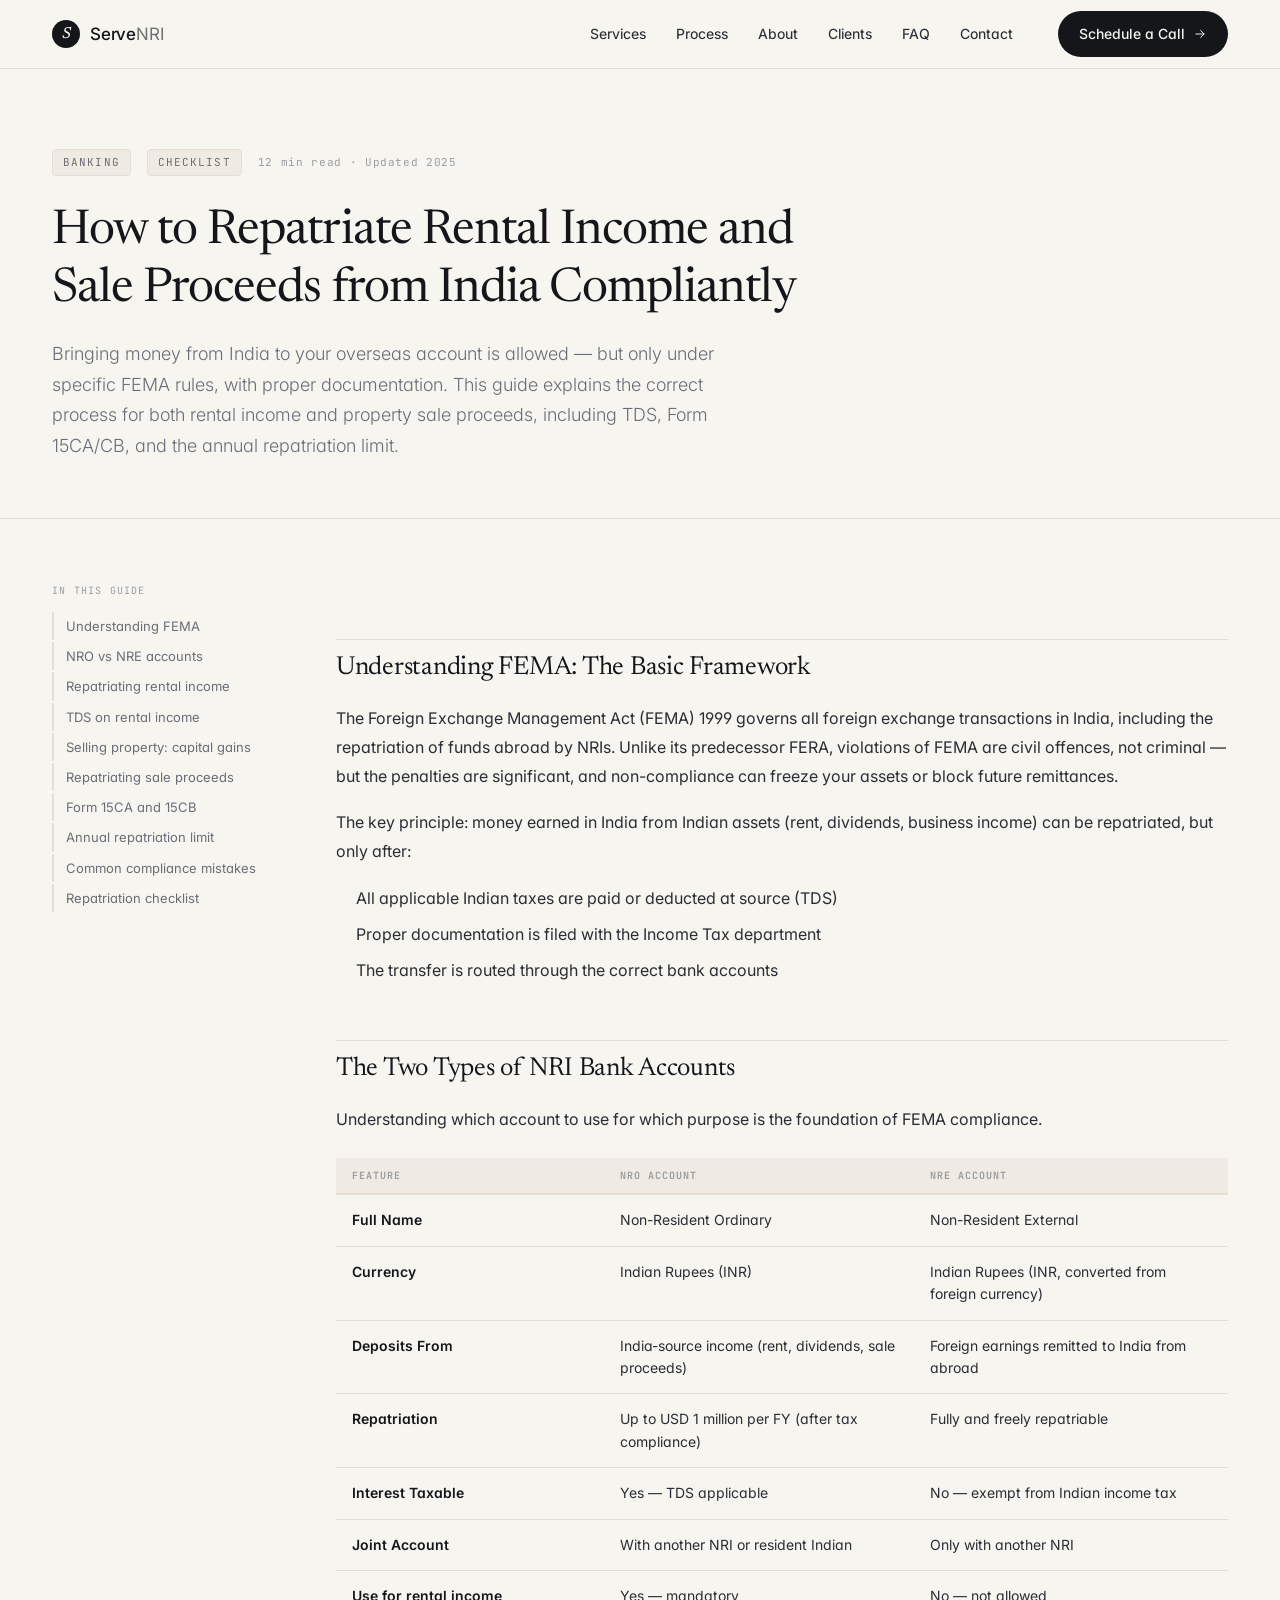
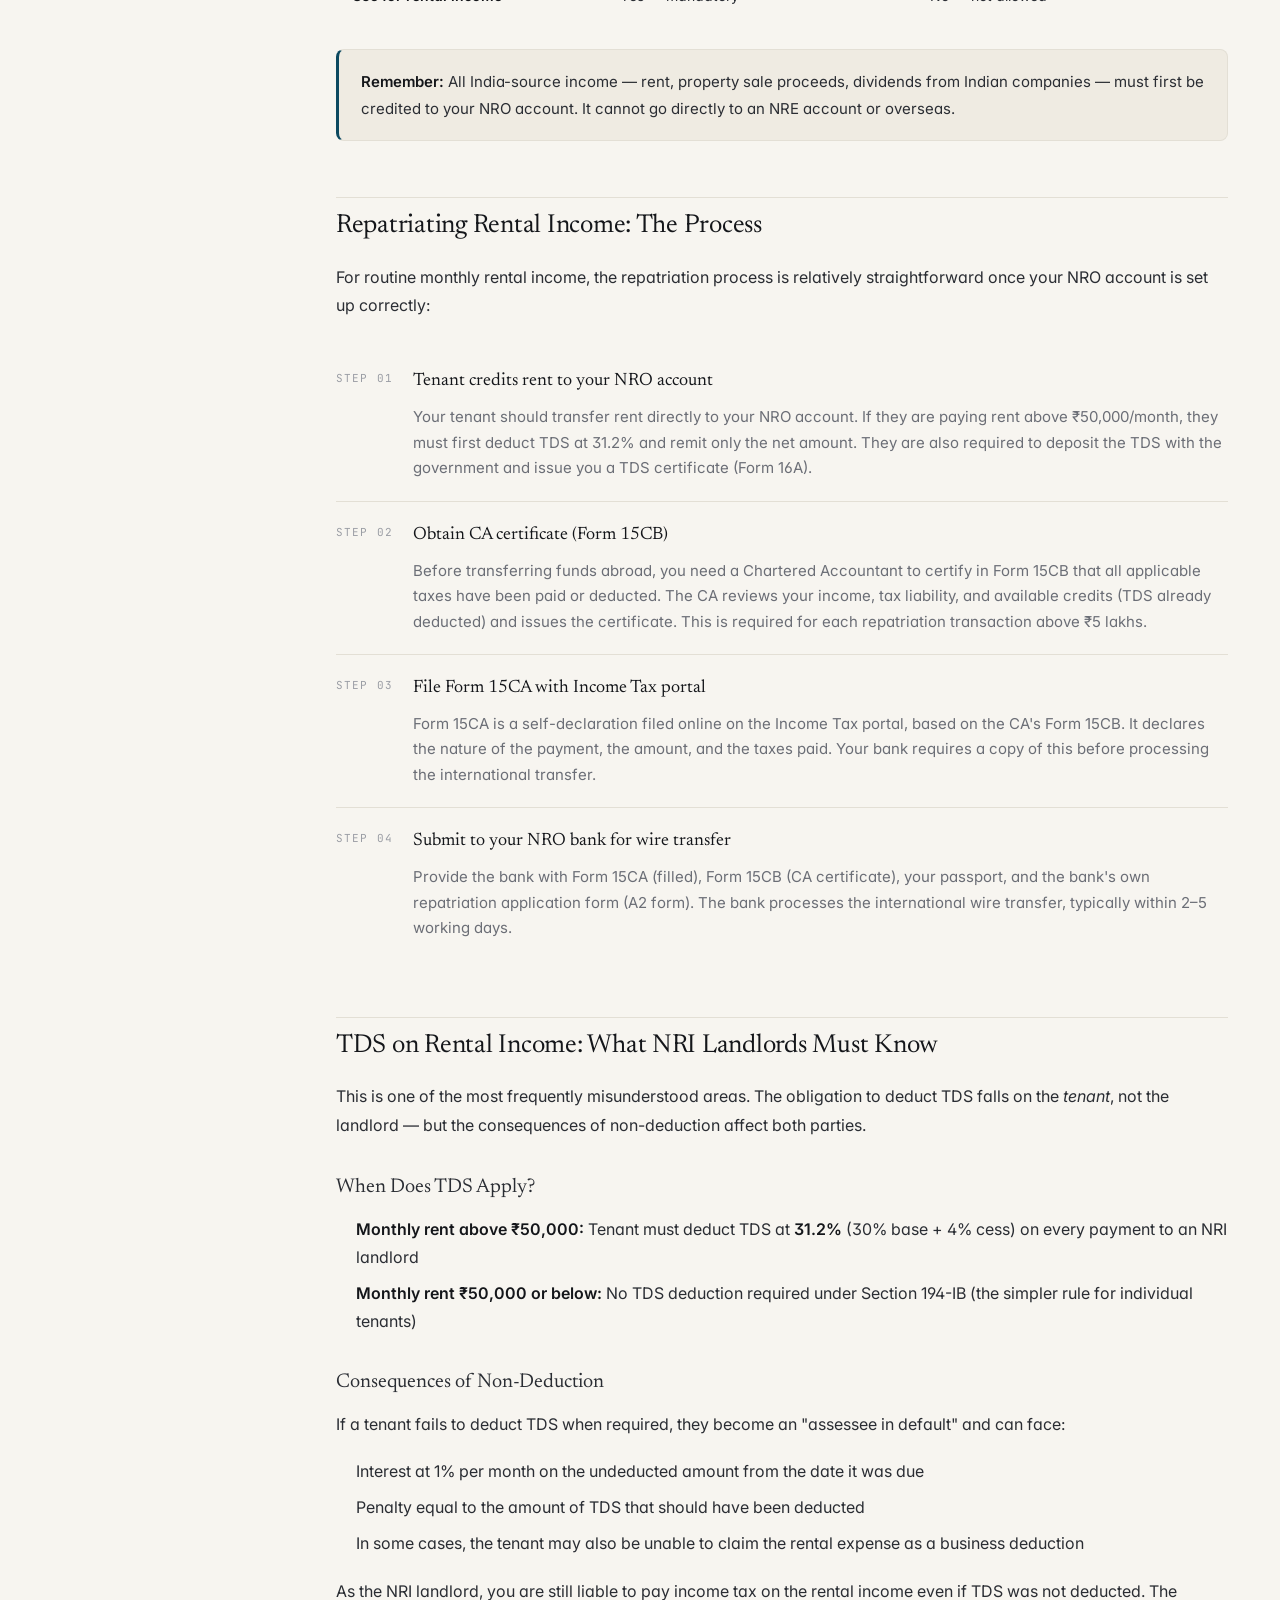
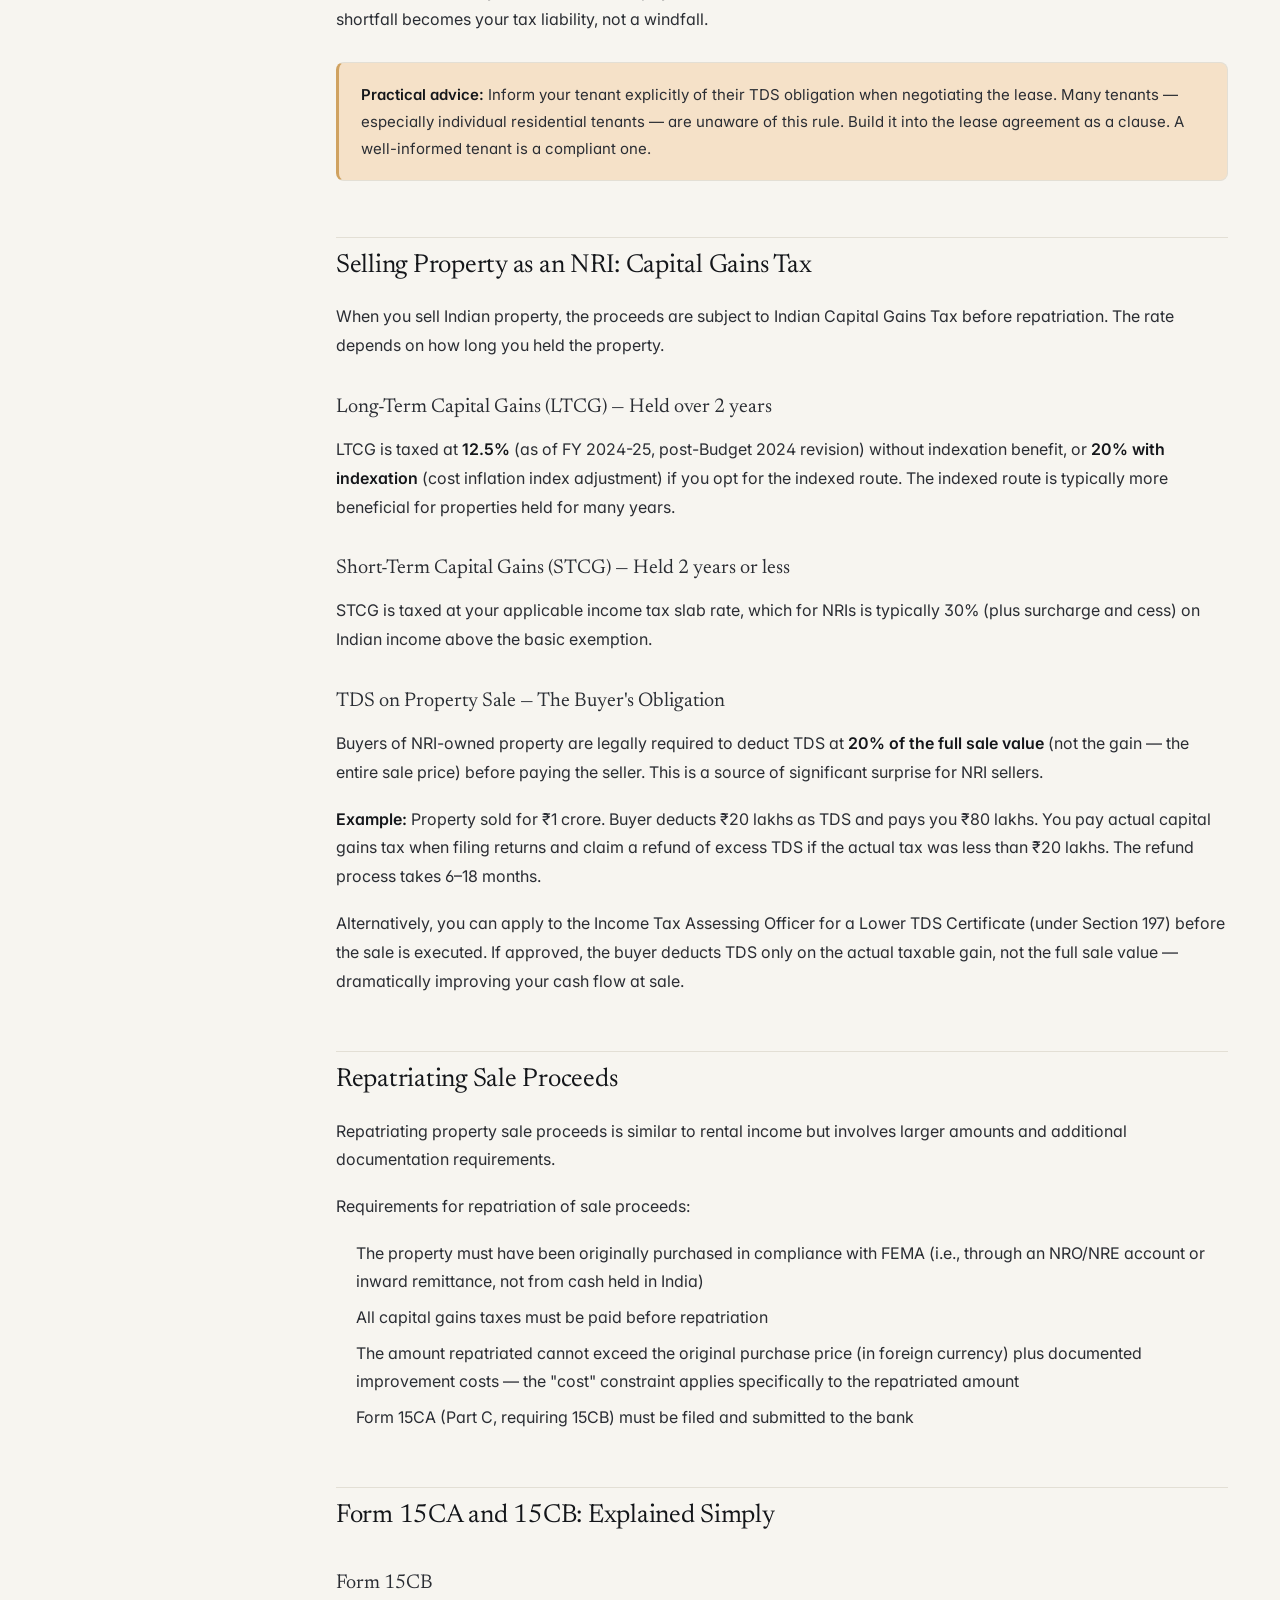
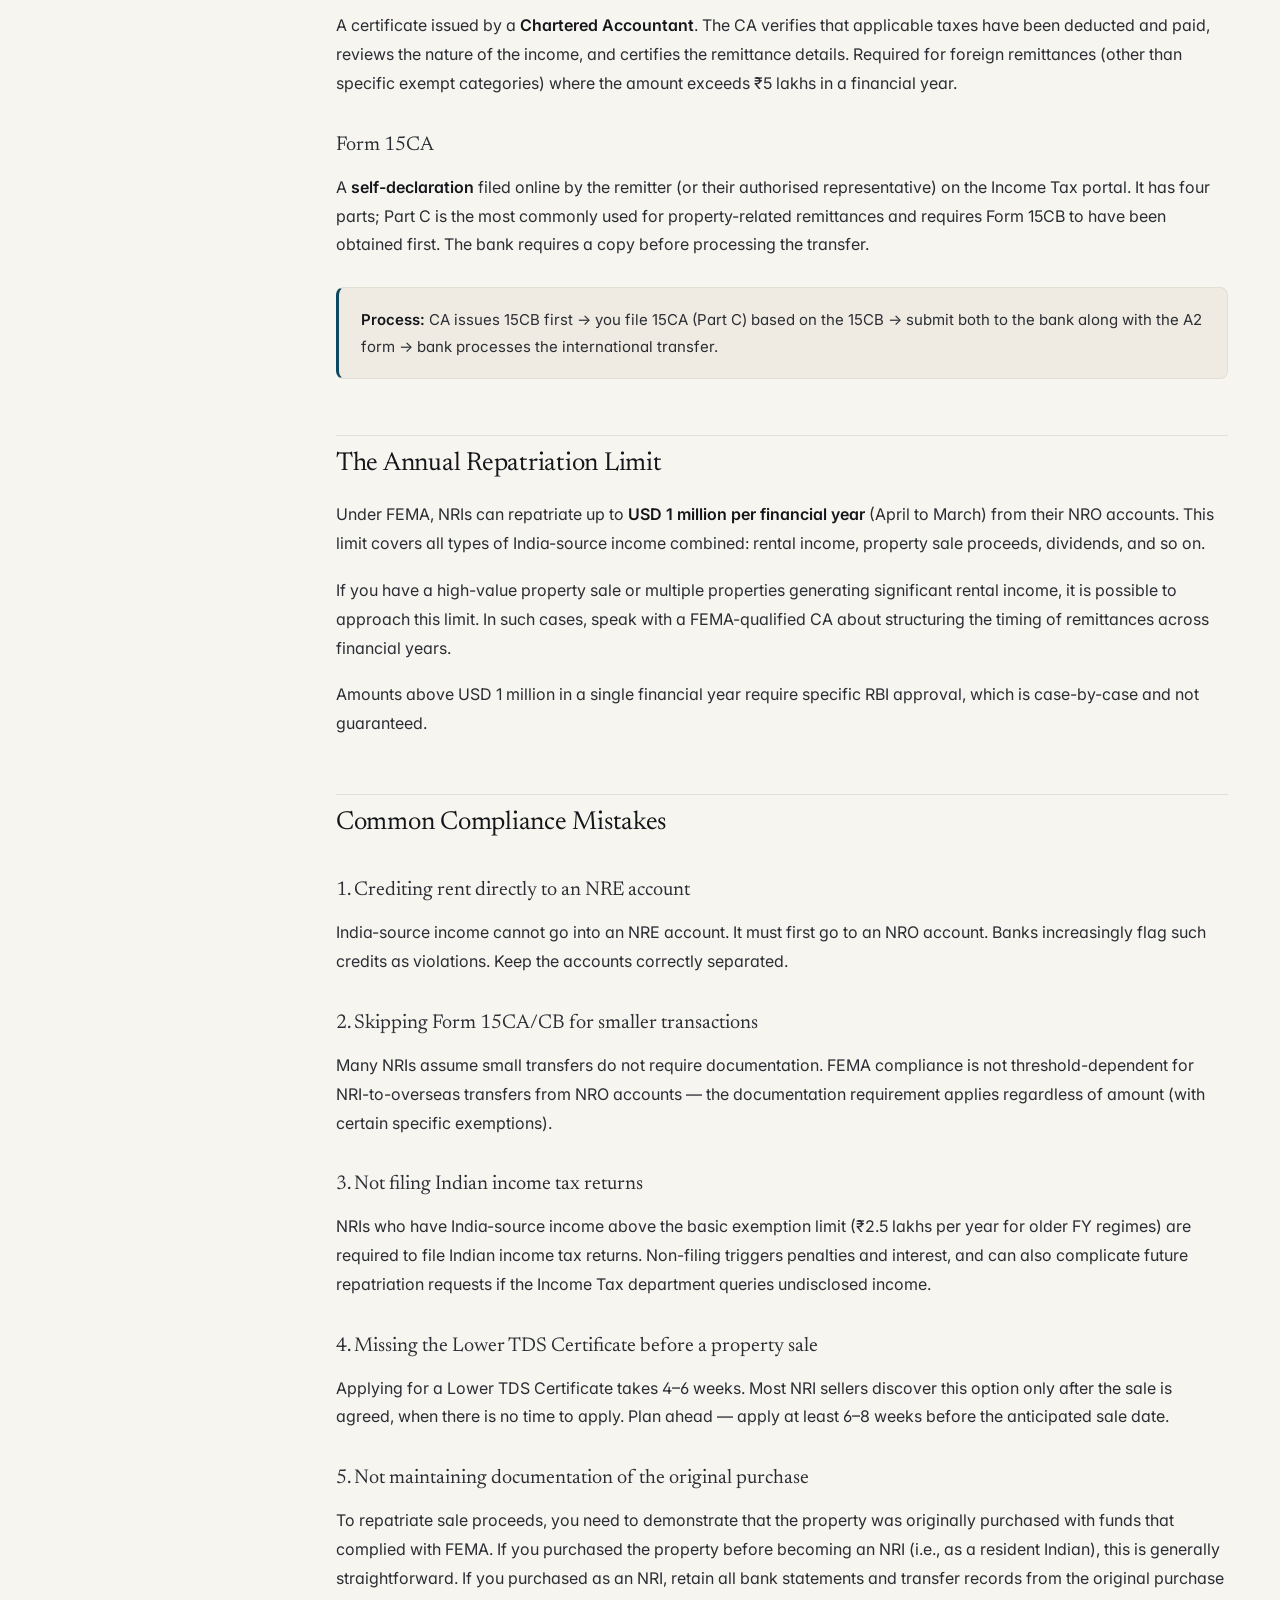
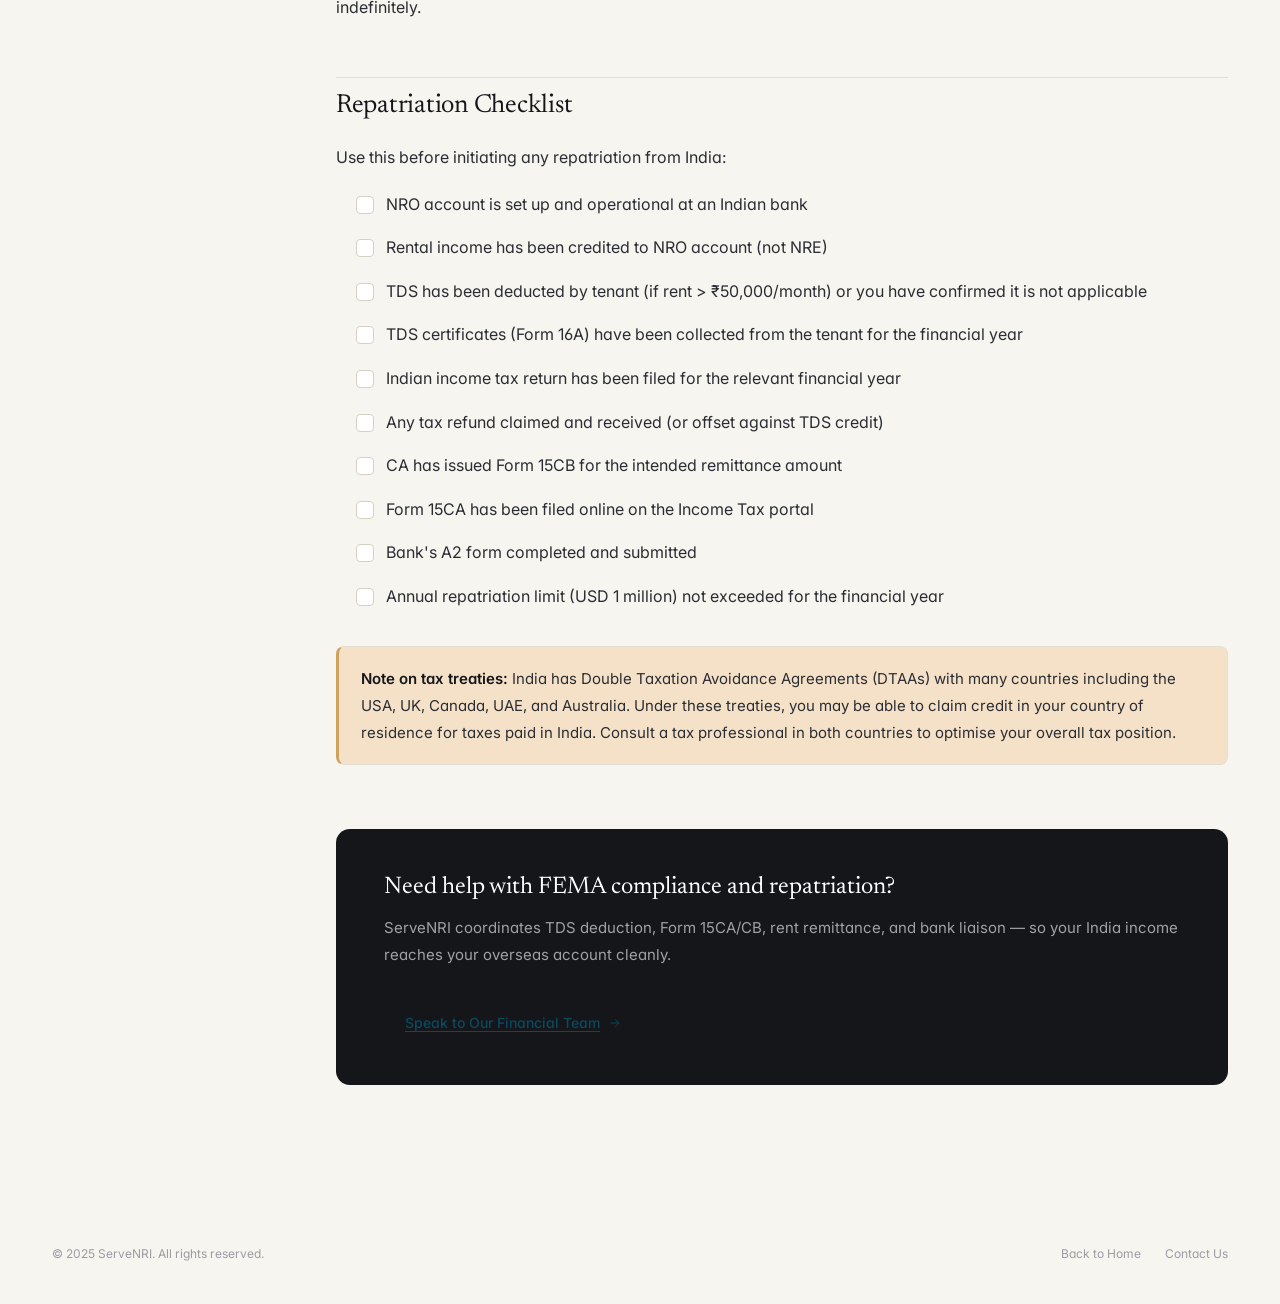
<file: blog/repatriate-rental-income-india.html>
<!DOCTYPE html>
<html lang="en">
<head>
  <meta charset="UTF-8" />
  <meta name="viewport" content="width=device-width, initial-scale=1.0" />
  <meta name="description" content="A practical checklist for NRIs on how to repatriate rental income and property sale proceeds from India compliantly under FEMA — TDS, Form 15CA/CB, NRO accounts, and more." />
  <title>How to Repatriate Rental Income &amp; Sale Proceeds from India Compliantly — ServeNRI</title>
  <link rel="preconnect" href="https://fonts.googleapis.com" />
  <link rel="preconnect" href="https://fonts.gstatic.com" crossorigin />
  <link href="https://fonts.googleapis.com/css2?family=Newsreader:ital,opsz,wght@0,6..72,300;0,6..72,400;0,6..72,500;1,6..72,400&family=Inter:wght@300;400;500;600;700&family=JetBrains+Mono:wght@400;500&display=swap" rel="stylesheet" />
  <link rel="stylesheet" href="../styles.css" />
  <style>
    .article-hero { padding: 80px 0 56px; border-bottom: 1px solid var(--line); }
    .article-meta { display: flex; align-items: center; gap: 16px; flex-wrap: wrap; margin-bottom: 28px; }
    .article-tag { font-family: 'JetBrains Mono', monospace; font-size: 11px; letter-spacing: 0.1em; text-transform: uppercase; color: var(--muted); background: var(--bg-2); border: 1px solid var(--line); border-radius: 4px; padding: 4px 10px; }
    .article-read-time { font-family: 'JetBrains Mono', monospace; font-size: 11px; color: var(--muted-2); letter-spacing: 0.06em; }
    .article-title { font-family: 'Newsreader', serif; font-size: clamp(28px, 5vw, 48px); font-weight: 400; letter-spacing: -0.02em; line-height: 1.2; color: var(--ink); margin-bottom: 20px; max-width: 760px; }
    .article-lead { font-size: 18px; line-height: 1.7; color: var(--muted); max-width: 680px; font-weight: 300; }
    .article-body { padding: 64px 0 80px; }
    .article-layout { display: grid; grid-template-columns: 220px 1fr; gap: 64px; align-items: start; }
    .article-toc { position: sticky; top: 88px; }
    .toc-label { font-family: 'JetBrains Mono', monospace; font-size: 10px; letter-spacing: 0.12em; text-transform: uppercase; color: var(--muted-2); margin-bottom: 14px; }
    .toc-list { list-style: none; padding: 0; margin: 0; display: flex; flex-direction: column; gap: 2px; }
    .toc-list a { font-size: 13px; color: var(--muted); text-decoration: none; display: block; padding: 5px 0 5px 12px; border-left: 2px solid var(--line); line-height: 1.4; transition: color 0.15s, border-color 0.15s; }
    .toc-list a:hover { color: var(--ink); border-color: var(--accent); }
    .prose h2 { font-family: 'Newsreader', serif; font-size: 26px; font-weight: 400; letter-spacing: -0.01em; color: var(--ink); margin: 56px 0 16px; padding-top: 8px; border-top: 1px solid var(--line); }
    .prose h3 { font-family: 'Newsreader', serif; font-size: 20px; font-weight: 400; color: var(--ink-2); margin: 32px 0 12px; }
    .prose p { font-size: 16px; line-height: 1.8; color: var(--ink-2); margin-bottom: 18px; }
    .prose ul, .prose ol { padding-left: 20px; margin-bottom: 20px; }
    .prose li { font-size: 16px; line-height: 1.75; color: var(--ink-2); margin-bottom: 8px; }
    .prose strong { color: var(--ink); font-weight: 600; }
    .prose a { color: var(--accent); text-decoration: underline; text-underline-offset: 3px; }
    .callout { background: var(--bg-2); border: 1px solid var(--line); border-left: 3px solid var(--accent); border-radius: var(--radius-sm); padding: 18px 22px; margin: 28px 0; }
    .callout p { margin: 0; font-size: 15px; color: var(--ink-2); }
    .callout-warn { border-left-color: var(--gold); background: var(--gold-soft); }
    .compare-table { width: 100%; border-collapse: collapse; margin: 24px 0; font-size: 14px; }
    .compare-table th { font-family: 'JetBrains Mono', monospace; font-size: 10px; letter-spacing: 0.1em; text-transform: uppercase; color: var(--muted-2); text-align: left; padding: 10px 16px; border-bottom: 2px solid var(--line); background: var(--bg-2); }
    .compare-table td { padding: 14px 16px; border-bottom: 1px solid var(--line); color: var(--ink-2); vertical-align: top; line-height: 1.6; }
    .compare-table tr:last-child td { border-bottom: none; }
    .compare-table td:first-child { font-weight: 600; color: var(--ink); width: 30%; }
    .checklist { list-style: none; padding: 0; margin: 20px 0; display: flex; flex-direction: column; gap: 10px; }
    .checklist li { display: flex; gap: 12px; align-items: flex-start; font-size: 16px; color: var(--ink-2); line-height: 1.6; }
    .checklist li::before { content: ''; flex-shrink: 0; margin-top: 4px; width: 18px; height: 18px; border: 1.5px solid var(--line-2); border-radius: 4px; background: var(--paper); display: inline-block; }
    .flow-steps { display: flex; flex-direction: column; gap: 0; margin: 28px 0; counter-reset: flow-counter; }
    .flow-step { display: flex; gap: 20px; padding: 20px 0; border-bottom: 1px solid var(--line); counter-increment: flow-counter; }
    .flow-step:last-child { border-bottom: none; }
    .flow-num { flex-shrink: 0; font-family: 'JetBrains Mono', monospace; font-size: 11px; color: var(--muted-2); letter-spacing: 0.1em; padding-top: 2px; min-width: 48px; }
    .flow-step h3 { font-family: 'Newsreader', serif; font-size: 18px; font-weight: 400; color: var(--ink); margin: 0 0 8px; }
    .flow-step p { margin: 0; font-size: 15px; color: var(--muted); line-height: 1.7; }
    .article-cta { background: var(--ink-bg); border-radius: var(--radius); padding: 40px 48px; margin-top: 64px; display: flex; align-items: center; justify-content: space-between; gap: 32px; flex-wrap: wrap; }
    .article-cta h3 { font-family: 'Newsreader', serif; font-weight: 400; font-size: 24px; color: #fff; margin: 0 0 8px; }
    .article-cta p { color: rgba(255,255,255,0.6); font-size: 15px; margin: 0; }
    @media (max-width: 768px) {
      .article-layout { grid-template-columns: 1fr; }
      .article-toc { display: none; }
      .article-cta { padding: 28px 24px; }
    }
  </style>
</head>
<body>

<nav class="nav" id="siteNav">
  <div class="shell nav-inner">
    <a href="../index.html#home" class="brand">
      <div class="brand-mark">S</div>
      <span class="brand-name">Serve<em>NRI</em></span>
    </a>
    <div class="nav-links" id="navLinks">
      <a href="../index.html#services">Services</a>
      <a href="../index.html#process">Process</a>
      <a href="../index.html#about">About</a>
      <a href="../index.html#testimonials">Clients</a>
      <a href="../index.html#faq">FAQ</a>
      <a href="../index.html#contact">Contact</a>
    </div>
    <div class="nav-cta" id="navCta">
      <a href="../index.html#contact" class="btn btn-primary">Schedule a Call
        <svg width="14" height="14" viewBox="0 0 24 24" fill="none" stroke="currentColor" stroke-width="1.6" stroke-linecap="round" stroke-linejoin="round" aria-hidden="true"><path d="M5 12h14M13 6l6 6-6 6"/></svg>
      </a>
    </div>
    <button class="nav-toggle" id="navToggle" aria-label="Open menu" aria-expanded="false">
      <span></span><span></span><span></span>
    </button>
  </div>
</nav>

<div class="article-hero">
  <div class="shell">
    <div class="article-meta">
      <span class="article-tag">Banking</span>
      <span class="article-tag">Checklist</span>
      <span class="article-read-time">12 min read · Updated 2025</span>
    </div>
    <h1 class="article-title">How to Repatriate Rental Income and Sale Proceeds from India Compliantly</h1>
    <p class="article-lead">Bringing money from India to your overseas account is allowed — but only under specific FEMA rules, with proper documentation. This guide explains the correct process for both rental income and property sale proceeds, including TDS, Form 15CA/CB, and the annual repatriation limit.</p>
  </div>
</div>

<div class="article-body">
  <div class="shell">
    <div class="article-layout">

      <aside class="article-toc" aria-label="Table of contents">
        <div class="toc-label">In this guide</div>
        <ul class="toc-list">
          <li><a href="#fema">Understanding FEMA</a></li>
          <li><a href="#accounts">NRO vs NRE accounts</a></li>
          <li><a href="#rental">Repatriating rental income</a></li>
          <li><a href="#tds">TDS on rental income</a></li>
          <li><a href="#sale">Selling property: capital gains</a></li>
          <li><a href="#proceeds">Repatriating sale proceeds</a></li>
          <li><a href="#forms">Form 15CA and 15CB</a></li>
          <li><a href="#limit">Annual repatriation limit</a></li>
          <li><a href="#mistakes">Common compliance mistakes</a></li>
          <li><a href="#checklist">Repatriation checklist</a></li>
        </ul>
      </aside>

      <article class="prose">

        <h2 id="fema">Understanding FEMA: The Basic Framework</h2>
        <p>The Foreign Exchange Management Act (FEMA) 1999 governs all foreign exchange transactions in India, including the repatriation of funds abroad by NRIs. Unlike its predecessor FERA, violations of FEMA are civil offences, not criminal — but the penalties are significant, and non-compliance can freeze your assets or block future remittances.</p>
        <p>The key principle: money earned in India from Indian assets (rent, dividends, business income) can be repatriated, but only after:</p>
        <ul>
          <li>All applicable Indian taxes are paid or deducted at source (TDS)</li>
          <li>Proper documentation is filed with the Income Tax department</li>
          <li>The transfer is routed through the correct bank accounts</li>
        </ul>

        <h2 id="accounts">The Two Types of NRI Bank Accounts</h2>
        <p>Understanding which account to use for which purpose is the foundation of FEMA compliance.</p>

        <table class="compare-table">
          <thead>
            <tr>
              <th>Feature</th>
              <th>NRO Account</th>
              <th>NRE Account</th>
            </tr>
          </thead>
          <tbody>
            <tr>
              <td>Full Name</td>
              <td>Non-Resident Ordinary</td>
              <td>Non-Resident External</td>
            </tr>
            <tr>
              <td>Currency</td>
              <td>Indian Rupees (INR)</td>
              <td>Indian Rupees (INR, converted from foreign currency)</td>
            </tr>
            <tr>
              <td>Deposits From</td>
              <td>India-source income (rent, dividends, sale proceeds)</td>
              <td>Foreign earnings remitted to India from abroad</td>
            </tr>
            <tr>
              <td>Repatriation</td>
              <td>Up to USD 1 million per FY (after tax compliance)</td>
              <td>Fully and freely repatriable</td>
            </tr>
            <tr>
              <td>Interest Taxable</td>
              <td>Yes — TDS applicable</td>
              <td>No — exempt from Indian income tax</td>
            </tr>
            <tr>
              <td>Joint Account</td>
              <td>With another NRI or resident Indian</td>
              <td>Only with another NRI</td>
            </tr>
            <tr>
              <td>Use for rental income</td>
              <td>Yes — mandatory</td>
              <td>No — not allowed</td>
            </tr>
          </tbody>
        </table>

        <div class="callout">
          <p><strong>Remember:</strong> All India-source income — rent, property sale proceeds, dividends from Indian companies — must first be credited to your NRO account. It cannot go directly to an NRE account or overseas.</p>
        </div>

        <h2 id="rental">Repatriating Rental Income: The Process</h2>
        <p>For routine monthly rental income, the repatriation process is relatively straightforward once your NRO account is set up correctly:</p>

        <div class="flow-steps">
          <div class="flow-step">
            <div class="flow-num">STEP 01</div>
            <div>
              <h3>Tenant credits rent to your NRO account</h3>
              <p>Your tenant should transfer rent directly to your NRO account. If they are paying rent above ₹50,000/month, they must first deduct TDS at 31.2% and remit only the net amount. They are also required to deposit the TDS with the government and issue you a TDS certificate (Form 16A).</p>
            </div>
          </div>
          <div class="flow-step">
            <div class="flow-num">STEP 02</div>
            <div>
              <h3>Obtain CA certificate (Form 15CB)</h3>
              <p>Before transferring funds abroad, you need a Chartered Accountant to certify in Form 15CB that all applicable taxes have been paid or deducted. The CA reviews your income, tax liability, and available credits (TDS already deducted) and issues the certificate. This is required for each repatriation transaction above ₹5 lakhs.</p>
            </div>
          </div>
          <div class="flow-step">
            <div class="flow-num">STEP 03</div>
            <div>
              <h3>File Form 15CA with Income Tax portal</h3>
              <p>Form 15CA is a self-declaration filed online on the Income Tax portal, based on the CA's Form 15CB. It declares the nature of the payment, the amount, and the taxes paid. Your bank requires a copy of this before processing the international transfer.</p>
            </div>
          </div>
          <div class="flow-step">
            <div class="flow-num">STEP 04</div>
            <div>
              <h3>Submit to your NRO bank for wire transfer</h3>
              <p>Provide the bank with Form 15CA (filled), Form 15CB (CA certificate), your passport, and the bank's own repatriation application form (A2 form). The bank processes the international wire transfer, typically within 2–5 working days.</p>
            </div>
          </div>
        </div>

        <h2 id="tds">TDS on Rental Income: What NRI Landlords Must Know</h2>
        <p>This is one of the most frequently misunderstood areas. The obligation to deduct TDS falls on the <em>tenant</em>, not the landlord — but the consequences of non-deduction affect both parties.</p>

        <h3>When Does TDS Apply?</h3>
        <ul>
          <li><strong>Monthly rent above ₹50,000:</strong> Tenant must deduct TDS at <strong>31.2%</strong> (30% base + 4% cess) on every payment to an NRI landlord</li>
          <li><strong>Monthly rent ₹50,000 or below:</strong> No TDS deduction required under Section 194-IB (the simpler rule for individual tenants)</li>
        </ul>

        <h3>Consequences of Non-Deduction</h3>
        <p>If a tenant fails to deduct TDS when required, they become an "assessee in default" and can face:</p>
        <ul>
          <li>Interest at 1% per month on the undeducted amount from the date it was due</li>
          <li>Penalty equal to the amount of TDS that should have been deducted</li>
          <li>In some cases, the tenant may also be unable to claim the rental expense as a business deduction</li>
        </ul>
        <p>As the NRI landlord, you are still liable to pay income tax on the rental income even if TDS was not deducted. The shortfall becomes your tax liability, not a windfall.</p>

        <div class="callout callout-warn">
          <p><strong>Practical advice:</strong> Inform your tenant explicitly of their TDS obligation when negotiating the lease. Many tenants — especially individual residential tenants — are unaware of this rule. Build it into the lease agreement as a clause. A well-informed tenant is a compliant one.</p>
        </div>

        <h2 id="sale">Selling Property as an NRI: Capital Gains Tax</h2>
        <p>When you sell Indian property, the proceeds are subject to Indian Capital Gains Tax before repatriation. The rate depends on how long you held the property.</p>

        <h3>Long-Term Capital Gains (LTCG) — Held over 2 years</h3>
        <p>LTCG is taxed at <strong>12.5%</strong> (as of FY 2024-25, post-Budget 2024 revision) without indexation benefit, or <strong>20% with indexation</strong> (cost inflation index adjustment) if you opt for the indexed route. The indexed route is typically more beneficial for properties held for many years.</p>

        <h3>Short-Term Capital Gains (STCG) — Held 2 years or less</h3>
        <p>STCG is taxed at your applicable income tax slab rate, which for NRIs is typically 30% (plus surcharge and cess) on Indian income above the basic exemption.</p>

        <h3>TDS on Property Sale — The Buyer's Obligation</h3>
        <p>Buyers of NRI-owned property are legally required to deduct TDS at <strong>20% of the full sale value</strong> (not the gain — the entire sale price) before paying the seller. This is a source of significant surprise for NRI sellers.</p>

        <p><strong>Example:</strong> Property sold for ₹1 crore. Buyer deducts ₹20 lakhs as TDS and pays you ₹80 lakhs. You pay actual capital gains tax when filing returns and claim a refund of excess TDS if the actual tax was less than ₹20 lakhs. The refund process takes 6–18 months.</p>

        <p>Alternatively, you can apply to the Income Tax Assessing Officer for a Lower TDS Certificate (under Section 197) before the sale is executed. If approved, the buyer deducts TDS only on the actual taxable gain, not the full sale value — dramatically improving your cash flow at sale.</p>

        <h2 id="proceeds">Repatriating Sale Proceeds</h2>
        <p>Repatriating property sale proceeds is similar to rental income but involves larger amounts and additional documentation requirements.</p>
        <p>Requirements for repatriation of sale proceeds:</p>
        <ul>
          <li>The property must have been originally purchased in compliance with FEMA (i.e., through an NRO/NRE account or inward remittance, not from cash held in India)</li>
          <li>All capital gains taxes must be paid before repatriation</li>
          <li>The amount repatriated cannot exceed the original purchase price (in foreign currency) plus documented improvement costs — the "cost" constraint applies specifically to the repatriated amount</li>
          <li>Form 15CA (Part C, requiring 15CB) must be filed and submitted to the bank</li>
        </ul>

        <h2 id="forms">Form 15CA and 15CB: Explained Simply</h2>

        <h3>Form 15CB</h3>
        <p>A certificate issued by a <strong>Chartered Accountant</strong>. The CA verifies that applicable taxes have been deducted and paid, reviews the nature of the income, and certifies the remittance details. Required for foreign remittances (other than specific exempt categories) where the amount exceeds ₹5 lakhs in a financial year.</p>

        <h3>Form 15CA</h3>
        <p>A <strong>self-declaration</strong> filed online by the remitter (or their authorised representative) on the Income Tax portal. It has four parts; Part C is the most commonly used for property-related remittances and requires Form 15CB to have been obtained first. The bank requires a copy before processing the transfer.</p>

        <div class="callout">
          <p><strong>Process:</strong> CA issues 15CB first → you file 15CA (Part C) based on the 15CB → submit both to the bank along with the A2 form → bank processes the international transfer.</p>
        </div>

        <h2 id="limit">The Annual Repatriation Limit</h2>
        <p>Under FEMA, NRIs can repatriate up to <strong>USD 1 million per financial year</strong> (April to March) from their NRO accounts. This limit covers all types of India-source income combined: rental income, property sale proceeds, dividends, and so on.</p>
        <p>If you have a high-value property sale or multiple properties generating significant rental income, it is possible to approach this limit. In such cases, speak with a FEMA-qualified CA about structuring the timing of remittances across financial years.</p>
        <p>Amounts above USD 1 million in a single financial year require specific RBI approval, which is case-by-case and not guaranteed.</p>

        <h2 id="mistakes">Common Compliance Mistakes</h2>

        <h3>1. Crediting rent directly to an NRE account</h3>
        <p>India-source income cannot go into an NRE account. It must first go to an NRO account. Banks increasingly flag such credits as violations. Keep the accounts correctly separated.</p>

        <h3>2. Skipping Form 15CA/CB for smaller transactions</h3>
        <p>Many NRIs assume small transfers do not require documentation. FEMA compliance is not threshold-dependent for NRI-to-overseas transfers from NRO accounts — the documentation requirement applies regardless of amount (with certain specific exemptions).</p>

        <h3>3. Not filing Indian income tax returns</h3>
        <p>NRIs who have India-source income above the basic exemption limit (₹2.5 lakhs per year for older FY regimes) are required to file Indian income tax returns. Non-filing triggers penalties and interest, and can also complicate future repatriation requests if the Income Tax department queries undisclosed income.</p>

        <h3>4. Missing the Lower TDS Certificate before a property sale</h3>
        <p>Applying for a Lower TDS Certificate takes 4–6 weeks. Most NRI sellers discover this option only after the sale is agreed, when there is no time to apply. Plan ahead — apply at least 6–8 weeks before the anticipated sale date.</p>

        <h3>5. Not maintaining documentation of the original purchase</h3>
        <p>To repatriate sale proceeds, you need to demonstrate that the property was originally purchased with funds that complied with FEMA. If you purchased the property before becoming an NRI (i.e., as a resident Indian), this is generally straightforward. If you purchased as an NRI, retain all bank statements and transfer records from the original purchase indefinitely.</p>

        <h2 id="checklist">Repatriation Checklist</h2>
        <p>Use this before initiating any repatriation from India:</p>
        <ul class="checklist">
          <li>NRO account is set up and operational at an Indian bank</li>
          <li>Rental income has been credited to NRO account (not NRE)</li>
          <li>TDS has been deducted by tenant (if rent &gt; ₹50,000/month) or you have confirmed it is not applicable</li>
          <li>TDS certificates (Form 16A) have been collected from the tenant for the financial year</li>
          <li>Indian income tax return has been filed for the relevant financial year</li>
          <li>Any tax refund claimed and received (or offset against TDS credit)</li>
          <li>CA has issued Form 15CB for the intended remittance amount</li>
          <li>Form 15CA has been filed online on the Income Tax portal</li>
          <li>Bank's A2 form completed and submitted</li>
          <li>Annual repatriation limit (USD 1 million) not exceeded for the financial year</li>
        </ul>

        <div class="callout callout-warn">
          <p><strong>Note on tax treaties:</strong> India has Double Taxation Avoidance Agreements (DTAAs) with many countries including the USA, UK, Canada, UAE, and Australia. Under these treaties, you may be able to claim credit in your country of residence for taxes paid in India. Consult a tax professional in both countries to optimise your overall tax position.</p>
        </div>

        <div class="article-cta">
          <div>
            <h3>Need help with FEMA compliance and repatriation?</h3>
            <p>ServeNRI coordinates TDS deduction, Form 15CA/CB, rent remittance, and bank liaison — so your India income reaches your overseas account cleanly.</p>
          </div>
          <a href="../index.html#contact" class="btn btn-primary" style="white-space:nowrap">
            Speak to Our Financial Team
            <svg width="14" height="14" viewBox="0 0 24 24" fill="none" stroke="currentColor" stroke-width="1.6" stroke-linecap="round" stroke-linejoin="round"><path d="M5 12h14M13 6l6 6-6 6"/></svg>
          </a>
        </div>

      </article>
    </div>
  </div>
</div>

<footer class="site-footer">
  <div class="shell">
    <div class="footer-bottom" style="border-top:none; padding-top:0">
      <div>&copy; 2025 ServeNRI. All rights reserved.</div>
      <div class="footer-legal">
        <a href="../index.html">Back to Home</a>
        <a href="../index.html#contact">Contact Us</a>
      </div>
    </div>
  </div>
</footer>

<script>
  const nav = document.getElementById('siteNav');
  window.addEventListener('scroll', () => {
    nav?.classList.toggle('scrolled', window.scrollY > 40);
  }, { passive: true });
  const navToggle = document.getElementById('navToggle');
  const navLinks = document.getElementById('navLinks');
  const navCta = document.getElementById('navCta');
  navToggle?.addEventListener('click', () => {
    const open = navToggle.classList.toggle('open');
    navLinks?.classList.toggle('open', open);
    navCta?.classList.toggle('open', open);
    navToggle.setAttribute('aria-expanded', String(open));
    document.body.style.overflow = open ? 'hidden' : '';
  });
</script>
</body>
</html>
</file>
<file: styles.css>
/* ============================================================
   ServeNRI — Design System
   ============================================================ */

:root {
  --bg:        #F7F5F0;
  --bg-2:      #EFEBE2;
  --paper:     #FFFFFF;
  --ink:       #14161A;
  --ink-2:     #2A2D33;
  --muted:     #6B6E76;
  --muted-2:   #9A9DA4;
  --line:      #E3DFD5;
  --line-2:    #D6D1C3;
  --accent:    oklch(0.38 0.07 230);
  --accent-2:  oklch(0.50 0.09 230);
  --gold:      oklch(0.74 0.10 75);
  --gold-soft: oklch(0.92 0.04 75);
  --ink-bg:    #14161A;
  --ink-bg-2:  #1E2127;
  --success:   #16a34a;
  --radius:    14px;
  --radius-sm: 8px;
  --max-w:     1240px;
  --pad:       clamp(20px, 4vw, 32px);
  --section:   clamp(72px, 8vw, 100px);
}

/* ===== RESET ===== */
*, *::before, *::after { box-sizing: border-box; margin: 0; padding: 0; }
[hidden] { display: none !important; }
html { scroll-behavior: smooth; -webkit-text-size-adjust: 100%; }
body {
  font-family: "Inter", system-ui, -apple-system, sans-serif;
  font-size: 15px;
  line-height: 1.55;
  color: var(--ink);
  background: var(--bg);
  overflow-x: hidden;
  -webkit-font-smoothing: antialiased;
  font-feature-settings: "ss01", "cv11";
}
img { display: block; max-width: 100%; object-fit: cover; }
a { color: inherit; text-decoration: none; }
ul { list-style: none; }
button { font-family: inherit; cursor: pointer; background: none; border: none; padding: 0; }
input, select, textarea { font-family: inherit; }

/* ===== LAYOUT ===== */
.shell { max-width: var(--max-w); margin: 0 auto; padding: 0 var(--pad); }
.divider { height: 1px; background: var(--line); }

/* ===== TYPOGRAPHY ===== */
.serif { font-family: "Newsreader", "Iowan Old Style", Georgia, serif; font-weight: 400; letter-spacing: -0.01em; }
.mono  { font-family: "JetBrains Mono", ui-monospace, monospace; font-size: 12px; letter-spacing: 0.02em; }

.h1 {
  font-family: "Newsreader", serif;
  font-weight: 400;
  font-size: clamp(44px, 5.6vw, 76px);
  line-height: 1.02;
  letter-spacing: -0.025em;
  margin: 22px 0 24px;
}
.h1 em { font-style: italic; color: var(--accent); }

.h2 {
  font-family: "Newsreader", serif;
  font-weight: 400;
  font-size: clamp(34px, 4vw, 52px);
  line-height: 1.05;
  letter-spacing: -0.022em;
  margin: 0;
}
.h2 em { font-style: italic; color: var(--accent); }

.h3 {
  font-family: "Newsreader", serif;
  font-weight: 400;
  font-size: 24px;
  letter-spacing: -0.01em;
  margin: 0;
}

.section-eyebrow {
  font-family: "JetBrains Mono", monospace;
  font-size: 11px;
  color: var(--muted);
  letter-spacing: 0.12em;
  text-transform: uppercase;
  margin-bottom: 20px;
}

/* ===== BUTTONS ===== */
.btn {
  display: inline-flex;
  align-items: center;
  gap: 8px;
  padding: 11px 20px;
  border-radius: 999px;
  font-family: inherit;
  font-size: 14px;
  font-weight: 500;
  border: 1px solid transparent;
  cursor: pointer;
  text-decoration: none;
  transition: background 0.15s, color 0.15s, border-color 0.15s, transform 0.15s;
}
.btn:hover { transform: translateY(-1px); }
.btn-primary { background: var(--ink); color: var(--bg); }
.btn-primary:hover { background: var(--accent); }
.btn-ghost { background: transparent; color: var(--ink); border-color: var(--line-2); }
.btn-ghost:hover { background: var(--paper); border-color: var(--ink-2); }
.btn-link { background: transparent; color: var(--ink); padding: 11px 0; }
.btn-link:hover { color: var(--accent); }
.btn-full { width: 100%; justify-content: center; }

/* ===== EYEBROW PILL ===== */
.eyebrow {
  display: inline-flex;
  align-items: center;
  gap: 8px;
  padding: 6px 12px;
  border-radius: 999px;
  background: var(--paper);
  border: 1px solid var(--line);
  font-size: 12px;
  color: var(--ink-2);
  font-weight: 500;
}
.eyebrow .dot { width: 6px; height: 6px; border-radius: 50%; background: var(--gold); flex-shrink: 0; }

/* ===== NAV ===== */
.nav {
  position: sticky;
  top: 0;
  z-index: 900;
  background: rgba(247, 245, 240, 0.90);
  backdrop-filter: blur(14px);
  -webkit-backdrop-filter: blur(14px);
  border-bottom: 1px solid var(--line);
}
.nav-inner {
  display: flex;
  align-items: center;
  justify-content: space-between;
  height: 68px;
  gap: 32px;
}
.brand {
  display: flex;
  align-items: center;
  gap: 10px;
  font-weight: 500;
  letter-spacing: -0.01em;
  font-size: 17px;
  flex-shrink: 0;
  color: var(--ink);
}
.brand-mark {
  width: 28px;
  height: 28px;
  border-radius: 50%;
  background: var(--ink);
  color: var(--bg);
  display: grid;
  place-items: center;
  font-family: "Newsreader", serif;
  font-style: italic;
  font-size: 16px;
  flex-shrink: 0;
}
.brand-name em { font-style: normal; font-weight: 400; opacity: 0.6; }

.nav-links {
  display: flex;
  gap: 4px;
  margin-left: auto;
}
.nav-links a {
  display: block;
  padding: 7px 13px;
  color: var(--ink-2);
  font-size: 14px;
  font-weight: 450;
  border-radius: 999px;
  transition: color 0.15s, background 0.15s;
}
.nav-links a:hover { color: var(--accent); background: rgba(0,0,0,0.04); }

.nav-cta { display: flex; gap: 10px; align-items: center; }

/* Hamburger */
.nav-toggle {
  display: none;
  flex-direction: column;
  gap: 5px;
  padding: 6px;
  z-index: 1001;
}
.nav-toggle span {
  display: block;
  width: 22px;
  height: 1.5px;
  background: var(--ink);
  border-radius: 1px;
  transition: transform .25s, opacity .25s;
}
.nav-toggle.open span:nth-child(1) { transform: rotate(45deg) translate(4.5px, 4.5px); }
.nav-toggle.open span:nth-child(2) { opacity: 0; }
.nav-toggle.open span:nth-child(3) { transform: rotate(-45deg) translate(4.5px, -4.5px); }

/* ===== HERO ===== */
.hero { padding: 56px 0 80px; }
.hero-grid {
  display: grid;
  grid-template-columns: 1.05fr 1fr;
  gap: 56px;
  align-items: center;
}
.hero-lead { font-size: 17px; color: var(--muted); max-width: 520px; line-height: 1.65; }
.hero-actions { display: flex; gap: 12px; margin-top: 32px; align-items: center; flex-wrap: wrap; }

.hero-pills { display: flex; gap: 8px; margin-top: 36px; flex-wrap: wrap; align-items: center; }
.pill {
  padding: 8px 14px;
  border-radius: 999px;
  background: var(--paper);
  border: 1px solid var(--line);
  font-size: 13px;
  color: var(--ink-2);
  display: inline-flex;
  align-items: center;
  gap: 7px;
  cursor: pointer;
  transition: all 0.15s;
  font-family: inherit;
}
.pill:hover { border-color: var(--ink-2); }
.pill[data-active="true"] { background: var(--ink); color: var(--bg); border-color: var(--ink); }

/* Hero collage */
.collage { position: relative; height: 560px; }
.collage-card {
  position: absolute;
  border-radius: var(--radius);
  overflow: hidden;
  background: var(--bg-2);
  border: 1px solid var(--line);
  box-shadow: 0 10px 40px -20px rgba(20,22,26,0.18);
}
.collage-card img { width: 100%; height: 100%; object-fit: cover; display: block; }
.collage-placeholder {
  width: 100%;
  height: 100%;
  background: repeating-linear-gradient(135deg, var(--bg-2) 0 12px, var(--bg) 12px 24px);
  display: grid;
  place-items: center;
}
.c-1 { left: 0; top: 0; width: 62%; height: 60%; }
.c-2 { right: 0; top: 8%; width: 42%; height: 38%; }
.c-3 { right: 4%; bottom: 0; width: 56%; height: 50%; }
.c-4 {
  left: 6%; bottom: 4%; width: 36%; height: 32%;
  background: var(--ink-bg) !important;
  color: var(--bg);
  border: none !important;
  padding: 22px;
  display: flex !important;
  flex-direction: column;
  justify-content: space-between;
}
.c-4 .stat-num {
  font-family: "Newsreader", serif;
  font-size: 40px;
  line-height: 1;
  letter-spacing: -0.02em;
}
.c-4 .stat-num sup { font-size: 20px; color: var(--gold); vertical-align: super; }
.c-4 .stat-label { font-size: 12px; color: var(--muted-2); text-transform: uppercase; letter-spacing: 0.08em; margin-top: 4px; }
.c-4 .stat-dots { display: flex; gap: 6px; }
.c-4 .stat-dot { width: 8px; height: 8px; border-radius: 50%; }
.collage-badge {
  position: absolute;
  left: 56%; top: 52%;
  width: 88px; height: 88px;
  border-radius: 50%;
  background: var(--gold);
  color: var(--ink);
  display: grid;
  place-items: center;
  transform: translate(-50%, -50%);
  z-index: 5;
  font-family: "Newsreader", serif;
  font-size: 12px;
  line-height: 1.2;
  text-align: center;
  padding: 12px;
  box-shadow: 0 8px 24px -8px rgba(0,0,0,0.2);
}

/* ===== TRUST STRIP ===== */
.trust-strip {
  padding: 28px 0;
  border-top: 1px solid var(--line);
  border-bottom: 1px solid var(--line);
  background: var(--paper);
}
.trust-inner {
  display: flex;
  align-items: center;
  justify-content: space-between;
  gap: 32px;
  flex-wrap: wrap;
}
.trust-label {
  font-family: "JetBrains Mono", monospace;
  font-size: 11px;
  color: var(--muted);
  letter-spacing: 0.08em;
  text-transform: uppercase;
  flex-shrink: 0;
}
.trust-items { display: flex; gap: 40px; align-items: center; flex-wrap: wrap; }
.trust-item {
  display: flex;
  flex-direction: column;
  align-items: center;
  gap: 3px;
  text-align: center;
}
.trust-item .t-num {
  font-family: "Newsreader", serif;
  font-size: 22px;
  font-weight: 400;
  letter-spacing: -0.02em;
  color: var(--ink);
}
.trust-item .t-desc {
  font-size: 11px;
  color: var(--muted);
  letter-spacing: 0.04em;
  white-space: nowrap;
}
.trust-sep { width: 1px; height: 36px; background: var(--line-2); }

/* ===== SECTION COMMONS ===== */
.section { padding: var(--section) 0; }
.section-head {
  display: grid;
  grid-template-columns: 1fr 1.2fr;
  gap: 60px;
  margin-bottom: 56px;
  align-items: end;
}
.section-desc { color: var(--muted); font-size: 16px; line-height: 1.65; max-width: 540px; }

/* ===== SERVICES ===== */
.services-layout {
  display: grid;
  grid-template-columns: 1fr 1.4fr;
  gap: 48px;
  align-items: start;
}
.svc-list { border-top: 1px solid var(--line); }
.svc-row {
  display: flex;
  align-items: center;
  justify-content: space-between;
  padding: 20px 4px;
  border-bottom: 1px solid var(--line);
  cursor: pointer;
  transition: padding 0.2s;
}
.svc-row:hover { padding-left: 12px; }
.svc-row[data-active="true"] { padding-left: 12px; }
.svc-row-left { display: flex; align-items: center; gap: 18px; }
.svc-num {
  font-family: "JetBrains Mono", monospace;
  font-size: 11px;
  color: var(--muted-2);
  width: 24px;
  flex-shrink: 0;
}
.svc-name {
  font-family: "Newsreader", serif;
  font-size: 21px;
  letter-spacing: -0.01em;
  transition: color 0.15s;
}
.svc-row[data-active="true"] .svc-name { color: var(--accent); }
.svc-arrow { color: var(--muted-2); font-size: 18px; transition: transform 0.2s, color 0.2s; }
.svc-row:hover .svc-arrow,
.svc-row[data-active="true"] .svc-arrow { color: var(--accent); transform: translateX(4px); }

.svc-detail {
  background: var(--paper);
  border-radius: var(--radius);
  border: 1px solid var(--line);
  padding: 32px;
  display: flex;
  flex-direction: column;
  gap: 20px;
  min-height: 500px;
}
.svc-detail-img {
  aspect-ratio: 16/9;
  border-radius: var(--radius-sm);
  overflow: hidden;
  background: var(--bg-2);
}
.svc-detail-img img { width: 100%; height: 100%; object-fit: cover; display: block; }
.svc-detail-tag {
  font-family: "JetBrains Mono", monospace;
  font-size: 11px;
  color: var(--muted);
  text-transform: uppercase;
  letter-spacing: 0.1em;
}
.svc-detail h4 {
  font-family: "Newsreader", serif;
  font-weight: 400;
  font-size: 26px;
  letter-spacing: -0.01em;
}
.svc-detail p { color: var(--muted); line-height: 1.65; margin: 0; }
.svc-checks {
  display: grid;
  grid-template-columns: 1fr 1fr;
  gap: 10px 24px;
}
.svc-check {
  display: flex;
  align-items: flex-start;
  gap: 10px;
  font-size: 14px;
  color: var(--ink-2);
}
.svc-check-icon { flex-shrink: 0; margin-top: 3px; color: var(--accent); }
.svc-panel { display: none; }
.svc-panel.active { display: contents; }

/* ===== STATS BAND ===== */
.stats-band {
  background: var(--ink-bg);
  color: var(--bg);
  border-radius: var(--radius);
  padding: 56px;
  display: grid;
  grid-template-columns: 1.2fr repeat(3, 1fr);
  gap: 48px;
  align-items: center;
}
.stats-band .h2 { color: var(--bg); font-size: 38px; }
.stats-band .h2 em { color: var(--gold); }
.stats-band .mono { color: var(--gold); margin-bottom: 18px; display: block; }
.stat-block .num {
  font-family: "Newsreader", serif;
  font-size: 64px;
  line-height: 1;
  letter-spacing: -0.025em;
}
.stat-block .num em { font-style: italic; color: var(--gold); font-size: 40px; vertical-align: super; }
.stat-block .label { font-size: 13px; color: var(--muted-2); margin-top: 8px; line-height: 1.4; }

/* ===== PROCESS ===== */
.process-grid {
  display: grid;
  grid-template-columns: repeat(4, 1fr);
  gap: 0;
  border-top: 1px solid var(--line);
}
.process-step {
  padding: 32px 28px 32px 0;
  border-right: 1px solid var(--line);
}
.process-step:last-child { border-right: none; padding-right: 0; }
.process-step .step-num {
  font-family: "JetBrains Mono", monospace;
  font-size: 11px;
  color: var(--accent);
  letter-spacing: 0.1em;
}
.process-step h4 {
  font-family: "Newsreader", serif;
  font-weight: 400;
  font-size: 22px;
  margin: 12px 0 10px;
  letter-spacing: -0.01em;
}
.process-step p { color: var(--muted); font-size: 14px; line-height: 1.65; }
.process-step .step-meta {
  margin-top: 18px;
  font-family: "JetBrains Mono", monospace;
  font-size: 11px;
  color: var(--muted-2);
}

/* ===== TESTIMONIALS ===== */
.testimonial-wrap {
  background: var(--paper);
  border: 1px solid var(--line);
  border-radius: var(--radius);
  padding: 56px;
  display: grid;
  grid-template-columns: 0.9fr 1.3fr;
  gap: 56px;
  align-items: center;
}
.testi-photo {
  aspect-ratio: 4/5;
  border-radius: var(--radius-sm);
  overflow: hidden;
  background: var(--bg-2);
}
.testi-photo img { width: 100%; height: 100%; object-fit: cover; display: block; }
.testi-item { display: none; }
.testi-item.active { display: contents; }
.testi-quote {
  font-family: "Newsreader", serif;
  font-size: 28px;
  line-height: 1.35;
  letter-spacing: -0.012em;
  color: var(--ink);
  margin: 0;
}
.testi-quote .open-q {
  font-size: 56px;
  line-height: 0;
  vertical-align: -16px;
  color: var(--gold);
  margin-right: 4px;
  font-style: italic;
  display: inline;
}
.testi-meta {
  display: flex;
  align-items: center;
  gap: 14px;
  margin-top: 32px;
  padding-top: 24px;
  border-top: 1px solid var(--line);
}
.testi-avatar {
  width: 44px;
  height: 44px;
  border-radius: 50%;
  background: var(--bg-2);
  background-size: cover;
  background-position: center;
  flex-shrink: 0;
  overflow: hidden;
}
.testi-avatar img { width: 100%; height: 100%; object-fit: cover; }
.testi-name { font-weight: 500; font-size: 14px; }
.testi-role { font-size: 13px; color: var(--muted); }
.testi-nav { display: flex; gap: 8px; margin-left: auto; }
.testi-arrow {
  width: 36px;
  height: 36px;
  border-radius: 50%;
  border: 1px solid var(--line-2);
  background: transparent;
  cursor: pointer;
  display: grid;
  place-items: center;
  color: var(--ink-2);
  transition: background 0.15s, color 0.15s, border-color 0.15s;
}
.testi-arrow:hover { background: var(--ink); color: var(--bg); border-color: var(--ink); }

/* ===== INSIGHTS ===== */
.insights-grid {
  display: grid;
  grid-template-columns: repeat(3, 1fr);
  gap: 24px;
}
.insight-card {
  background: var(--paper);
  border: 1px solid var(--line);
  border-radius: var(--radius);
  overflow: hidden;
  display: flex;
  flex-direction: column;
  transition: transform 0.2s, box-shadow 0.2s;
}
.insight-card:hover { transform: translateY(-2px); box-shadow: 0 12px 30px -16px rgba(20,22,26,0.18); }
.insight-img { aspect-ratio: 16/10; overflow: hidden; background: var(--bg-2); }
.insight-img img { width: 100%; height: 100%; object-fit: cover; display: block; transition: transform 0.3s; }
.insight-card:hover .insight-img img { transform: scale(1.03); }
.insight-body { padding: 24px; flex: 1; display: flex; flex-direction: column; }
.insight-meta {
  font-family: "JetBrains Mono", monospace;
  font-size: 11px;
  color: var(--muted);
  letter-spacing: 0.08em;
  text-transform: uppercase;
}
.insight-title {
  font-family: "Newsreader", serif;
  font-size: 22px;
  line-height: 1.25;
  margin: 12px 0 16px;
  letter-spacing: -0.01em;
}
.insight-foot {
  margin-top: auto;
  display: flex;
  justify-content: space-between;
  align-items: center;
  font-size: 13px;
  color: var(--muted);
}
.insight-read { display: inline-flex; align-items: center; gap: 5px; color: var(--accent); }
.insight-card-link { display: flex; flex-direction: column; flex: 1; text-decoration: none; color: inherit; }
.insight-preview { font-size: 13px; color: var(--muted); line-height: 1.65; margin: 0 0 16px; }

/* ===== FAQ ===== */
.faq-cols {
  display: grid;
  grid-template-columns: 1fr 1fr;
  gap: 0 48px;
}
.faq-col { display: flex; flex-direction: column; }
.faq-item { border-bottom: 1px solid var(--line); }
.faq-item:first-child { border-top: 1px solid var(--line); }
.faq-q {
  width: 100%;
  text-align: left;
  padding: 18px 0;
  font-size: 14px;
  font-weight: 500;
  color: var(--ink-2);
  display: flex;
  align-items: center;
  justify-content: space-between;
  gap: 16px;
  transition: color 0.2s;
  background: none;
  border: none;
  cursor: pointer;
}
.faq-q:hover { color: var(--accent); }
.faq-q[aria-expanded="true"] { color: var(--accent); }
.faq-q svg { flex-shrink: 0; color: var(--muted-2); transition: transform 0.25s; }
.faq-q[aria-expanded="true"] svg { transform: rotate(180deg); color: var(--accent); }
.faq-a p {
  font-size: 14px;
  color: var(--muted);
  line-height: 1.75;
  padding-bottom: 20px;
}

/* ===== CONTACT ===== */
.cta-band {
  background: var(--ink-bg);
  color: var(--bg);
  border-radius: var(--radius);
  padding: 72px 56px;
  display: grid;
  grid-template-columns: 1fr auto;
  gap: 48px;
  align-items: center;
  position: relative;
  overflow: hidden;
  margin-bottom: 0;
}
.cta-band .h2 { color: var(--bg); }
.cta-band .h2 em { color: var(--gold); }
.cta-band p { color: var(--muted-2); margin-top: 14px; font-size: 15px; line-height: 1.6; }
.cta-band .mono { color: var(--gold); display: block; margin-bottom: 16px; }
.cta-actions { display: flex; flex-direction: column; gap: 10px; min-width: 240px; }
.cta-band .btn-primary { background: var(--bg); color: var(--ink); }
.cta-band .btn-primary:hover { background: var(--gold); }
.cta-band .btn-ghost { color: var(--bg); border-color: rgba(255,255,255,0.2); justify-content: center; }
.cta-band .btn-ghost:hover { background: rgba(255,255,255,0.06); border-color: rgba(255,255,255,0.4); }
.cta-watermark {
  position: absolute;
  right: -30px;
  bottom: -60px;
  font-family: "Newsreader", serif;
  font-style: italic;
  font-size: 220px;
  line-height: 1;
  color: rgba(255,255,255,0.04);
  pointer-events: none;
  user-select: none;
}

.contact-grid {
  display: grid;
  grid-template-columns: 1fr 1.4fr;
  gap: 80px;
  align-items: start;
  padding-top: 64px;
  border-top: 1px solid var(--line);
  margin-top: 64px;
}
.contact-left h2 { margin-bottom: 16px; }
.contact-body { font-size: 15px; color: var(--muted); line-height: 1.75; margin-bottom: 36px; }

.contact-offices { margin-bottom: 28px; }
.co-entry { padding: 18px 0; border-bottom: 1px solid var(--line); }
.co-entry:first-child { border-top: 1px solid var(--line); }
.co-entry strong { display: block; font-size: 13px; font-weight: 600; color: var(--ink); margin-bottom: 3px; }
.co-entry span { display: block; font-size: 13px; color: var(--muted-2); margin-bottom: 4px; }
.co-entry a { font-size: 13px; font-weight: 600; color: var(--accent); transition: color 0.15s; }
.co-entry a:hover { color: var(--gold); }

.contact-channels { display: flex; flex-direction: column; gap: 10px; margin-bottom: 20px; }
.co-channel {
  display: flex;
  align-items: center;
  gap: 10px;
  font-size: 14px;
  font-weight: 500;
  color: var(--ink-2);
  padding: 12px 16px;
  border: 1px solid var(--line);
  border-radius: var(--radius-sm);
  transition: border-color 0.2s, color 0.2s;
}
.co-channel:hover { border-color: var(--accent); color: var(--accent); }
.co-channel.wa:hover { border-color: #25d366; color: #128c4e; }
.contact-hours { font-size: 12px; color: var(--muted-2); line-height: 1.5; }

/* Contact form */
.contact-right {
  background: var(--paper);
  border: 1px solid var(--line);
  border-radius: var(--radius);
  padding: 40px;
}
.contact-form h3 { font-family: "Newsreader", serif; font-weight: 400; font-size: 22px; margin-bottom: 4px; }
.cf-sub { font-size: 13px; color: var(--muted-2); margin-bottom: 28px; }
.cf-row { display: grid; grid-template-columns: 1fr 1fr; gap: 14px; margin-bottom: 14px; }
.cf-field { display: flex; flex-direction: column; gap: 5px; }
.cf-full { margin-bottom: 20px; }
.cf-field label { font-size: 12px; font-weight: 600; color: var(--ink-2); letter-spacing: 0.2px; }
.cf-field label abbr { color: var(--gold); margin-left: 2px; text-decoration: none; }
.cf-field input,
.cf-field select,
.cf-field textarea {
  padding: 11px 14px;
  border: 1.5px solid var(--line);
  border-radius: var(--radius-sm);
  font-size: 14px;
  color: var(--ink);
  background: var(--bg);
  transition: border-color 0.2s, box-shadow 0.2s;
  outline: none;
  appearance: none;
  -webkit-appearance: none;
}
.cf-field input::placeholder, .cf-field textarea::placeholder { color: var(--muted-2); }
.cf-field input:focus, .cf-field select:focus, .cf-field textarea:focus {
  border-color: var(--accent);
  box-shadow: 0 0 0 3px rgba(30,90,140,0.08);
}
.cf-field textarea { resize: vertical; min-height: 96px; }
.cf-field select {
  background-image: url("data:image/svg+xml,%3Csvg xmlns='http://www.w3.org/2000/svg' width='10' height='7' viewBox='0 0 10 7'%3E%3Cpath d='M1 1l4 4 4-4' stroke='%239A9DA4' stroke-width='1.3' fill='none' stroke-linecap='round'/%3E%3C/svg%3E");
  background-repeat: no-repeat;
  background-position: right 14px center;
  background-color: var(--bg);
  padding-right: 36px;
  cursor: pointer;
}
.cf-privacy {
  display: flex;
  align-items: center;
  gap: 7px;
  font-size: 11px;
  color: var(--muted-2);
  margin-top: 12px;
  justify-content: center;
}
.cf-success {
  display: flex;
  flex-direction: column;
  align-items: center;
  text-align: center;
  padding: 48px 20px;
  gap: 12px;
}
.cf-success svg { color: var(--success); }
.cf-success h3 { font-family: "Newsreader", serif; font-weight: 400; font-size: 22px; }
.cf-success p { font-size: 14px; color: var(--muted); max-width: 300px; line-height: 1.6; }
.cf-error { display: none; font-size: 12px; color: #dc2626; margin-top: 4px; }
.cf-error.visible { display: block; }

/* ===== FOOTER ===== */
.site-footer { padding: 80px 0 40px; }
.footer-grid {
  display: grid;
  grid-template-columns: 2fr 1fr 1fr 1fr 1fr;
  gap: 48px;
  padding-bottom: 48px;
  border-bottom: 1px solid var(--line);
}
.footer-brand .brand { margin-bottom: 16px; display: inline-flex; }
.footer-tagline {
  font-family: "Newsreader", serif;
  font-size: 17px;
  line-height: 1.5;
  letter-spacing: -0.01em;
  color: var(--muted);
  max-width: 280px;
  margin-bottom: 24px;
}
.footer-social { display: flex; gap: 6px; }
.footer-social a {
  display: flex;
  align-items: center;
  justify-content: center;
  width: 34px; height: 34px;
  border-radius: 50%;
  border: 1px solid var(--line-2);
  font-size: 11px;
  font-weight: 700;
  color: var(--muted);
  text-transform: uppercase;
  letter-spacing: 0.5px;
  transition: border-color 0.2s, color 0.2s;
}
.footer-social a:hover { border-color: var(--ink); color: var(--ink); }

.footer-col h5 {
  font-family: "JetBrains Mono", monospace;
  font-size: 11px;
  font-weight: 500;
  letter-spacing: 0.1em;
  text-transform: uppercase;
  color: var(--muted-2);
  margin-bottom: 16px;
}
.footer-links { display: flex; flex-direction: column; gap: 10px; }
.footer-links a { color: var(--ink-2); font-size: 14px; transition: color 0.15s; }
.footer-links a:hover { color: var(--accent); }

.fo-entry { padding: 12px 0; border-bottom: 1px solid var(--line); }
.fo-entry:first-child { padding-top: 0; }
.fo-entry strong { display: block; font-size: 12px; font-weight: 600; color: var(--ink-2); margin-bottom: 2px; }
.fo-entry span { display: block; font-size: 12px; color: var(--muted-2); margin-bottom: 3px; }
.fo-entry a { font-size: 12px; color: var(--accent); transition: color 0.15s; }
.fo-entry a:hover { color: var(--gold); }
.fo-email { display: block; padding-top: 12px; font-size: 13px; color: var(--muted); transition: color 0.15s; }
.fo-email:hover { color: var(--accent); }

.footer-bottom {
  padding-top: 28px;
  display: flex;
  align-items: center;
  justify-content: space-between;
  font-size: 12px;
  color: var(--muted-2);
  flex-wrap: wrap;
  gap: 16px;
}
.footer-legal { display: flex; gap: 24px; }
.footer-legal a { color: var(--muted-2); transition: color 0.15s; }
.footer-legal a:hover { color: var(--ink); }

/* ===== FLOATING UI ===== */
.wa-sticky {
  position: fixed;
  bottom: 28px;
  right: 28px;
  display: flex;
  align-items: center;
  gap: 10px;
  padding: 12px 20px;
  background: #25d366;
  color: #fff;
  font-size: 13px;
  font-weight: 600;
  border-radius: 999px;
  box-shadow: 0 4px 16px rgba(37,211,102,0.35);
  z-index: 800;
  transition: background 0.2s, transform 0.2s, opacity 0.3s, visibility 0.3s;
  opacity: 0;
  visibility: hidden;
}
.wa-sticky.visible { opacity: 1; visibility: visible; }
.wa-sticky:hover { background: #1da856; color: #fff; transform: translateY(-1px); }

.back-top {
  position: fixed;
  bottom: 84px;
  right: 28px;
  width: 40px; height: 40px;
  border-radius: 50%;
  background: var(--paper);
  border: 1px solid var(--line-2);
  color: var(--ink-2);
  display: flex;
  align-items: center;
  justify-content: center;
  z-index: 800;
  opacity: 0;
  visibility: hidden;
  transition: opacity 0.3s, visibility 0.3s, background 0.2s, color 0.2s, transform 0.2s;
  box-shadow: 0 2px 8px rgba(0,0,0,0.08);
  cursor: pointer;
}
.back-top.visible { opacity: 1; visibility: visible; }
.back-top:hover { background: var(--ink); color: var(--bg); transform: translateY(-1px); }

/* ===== SCROLL REVEAL ===== */
.reveal {
  opacity: 0;
  transform: translateY(18px);
  transition: opacity 0.55s ease, transform 0.55s ease;
}
.reveal.in { opacity: 1; transform: translateY(0); }
.reveal.d1 { transition-delay: 0.08s; }
.reveal.d2 { transition-delay: 0.16s; }
.reveal.d3 { transition-delay: 0.24s; }
.reveal.d4 { transition-delay: 0.32s; }

/* ===== RESPONSIVE ===== */
@media (max-width: 1024px) {
  .hero-grid        { grid-template-columns: 1fr; }
  .collage          { max-width: 520px; }
  .section-head     { grid-template-columns: 1fr; gap: 24px; }
  .services-layout  { grid-template-columns: 1fr; }
  .stats-band       { grid-template-columns: 1fr 1fr; }
  .stats-band > :first-child { grid-column: 1 / -1; }
  .testimonial-wrap { grid-template-columns: 1fr; }
  .testi-photo      { aspect-ratio: 16/9; max-height: 300px; }
  .insights-grid    { grid-template-columns: 1fr 1fr; }
  .contact-grid     { grid-template-columns: 1fr; gap: 48px; }
  .cta-band         { grid-template-columns: 1fr; }
  .footer-grid      { grid-template-columns: 1fr 1fr; }
  .process-grid     { grid-template-columns: 1fr 1fr; }
  .process-step:nth-child(2) { border-right: none; }
  .process-step:nth-child(3),
  .process-step:nth-child(4) { border-top: 1px solid var(--line); }
}

@media (max-width: 768px) {
  :root { --section: 64px; }
  .nav-links, .nav-cta { display: none; }
  .nav-toggle { display: flex; }
  .nav-links.open {
    display: flex;
    position: fixed;
    inset: 0;
    background: var(--ink-bg);
    flex-direction: column;
    justify-content: center;
    align-items: center;
    gap: 4px;
    z-index: 950;
  }
  .nav-links.open a { font-size: 20px; padding: 14px 32px; color: rgba(255,255,255,0.8); border-radius: 999px; }
  .nav-links.open a:hover { color: #fff; background: rgba(255,255,255,0.06); }
  .nav-cta.open { display: flex; flex-direction: column; align-items: center; }
  .hero-pills { gap: 6px; }
  .faq-cols { grid-template-columns: 1fr; }
  .insights-grid { grid-template-columns: 1fr; }
  .footer-grid { grid-template-columns: 1fr; gap: 32px; }
  .footer-bottom { flex-direction: column; text-align: center; }
  .cta-band { padding: 40px 28px; }
  .testimonial-wrap { padding: 32px 24px; gap: 32px; }
  .contact-right { padding: 28px 20px; }
  .stats-band { padding: 40px 32px; grid-template-columns: 1fr 1fr; }
  .cf-row { grid-template-columns: 1fr; }
}

@media (max-width: 480px) {
  .collage { height: 400px; }
  .process-grid { grid-template-columns: 1fr; }
  .process-step { border-right: none; border-bottom: 1px solid var(--line); padding-right: 0; }
  .process-step:last-child { border-bottom: none; }
  .stats-band { grid-template-columns: 1fr; }
  .wa-sticky span { display: none; }
  .wa-sticky { padding: 13px; }
  .trust-items { gap: 20px; }
  .trust-sep { display: none; }
}
</file>
